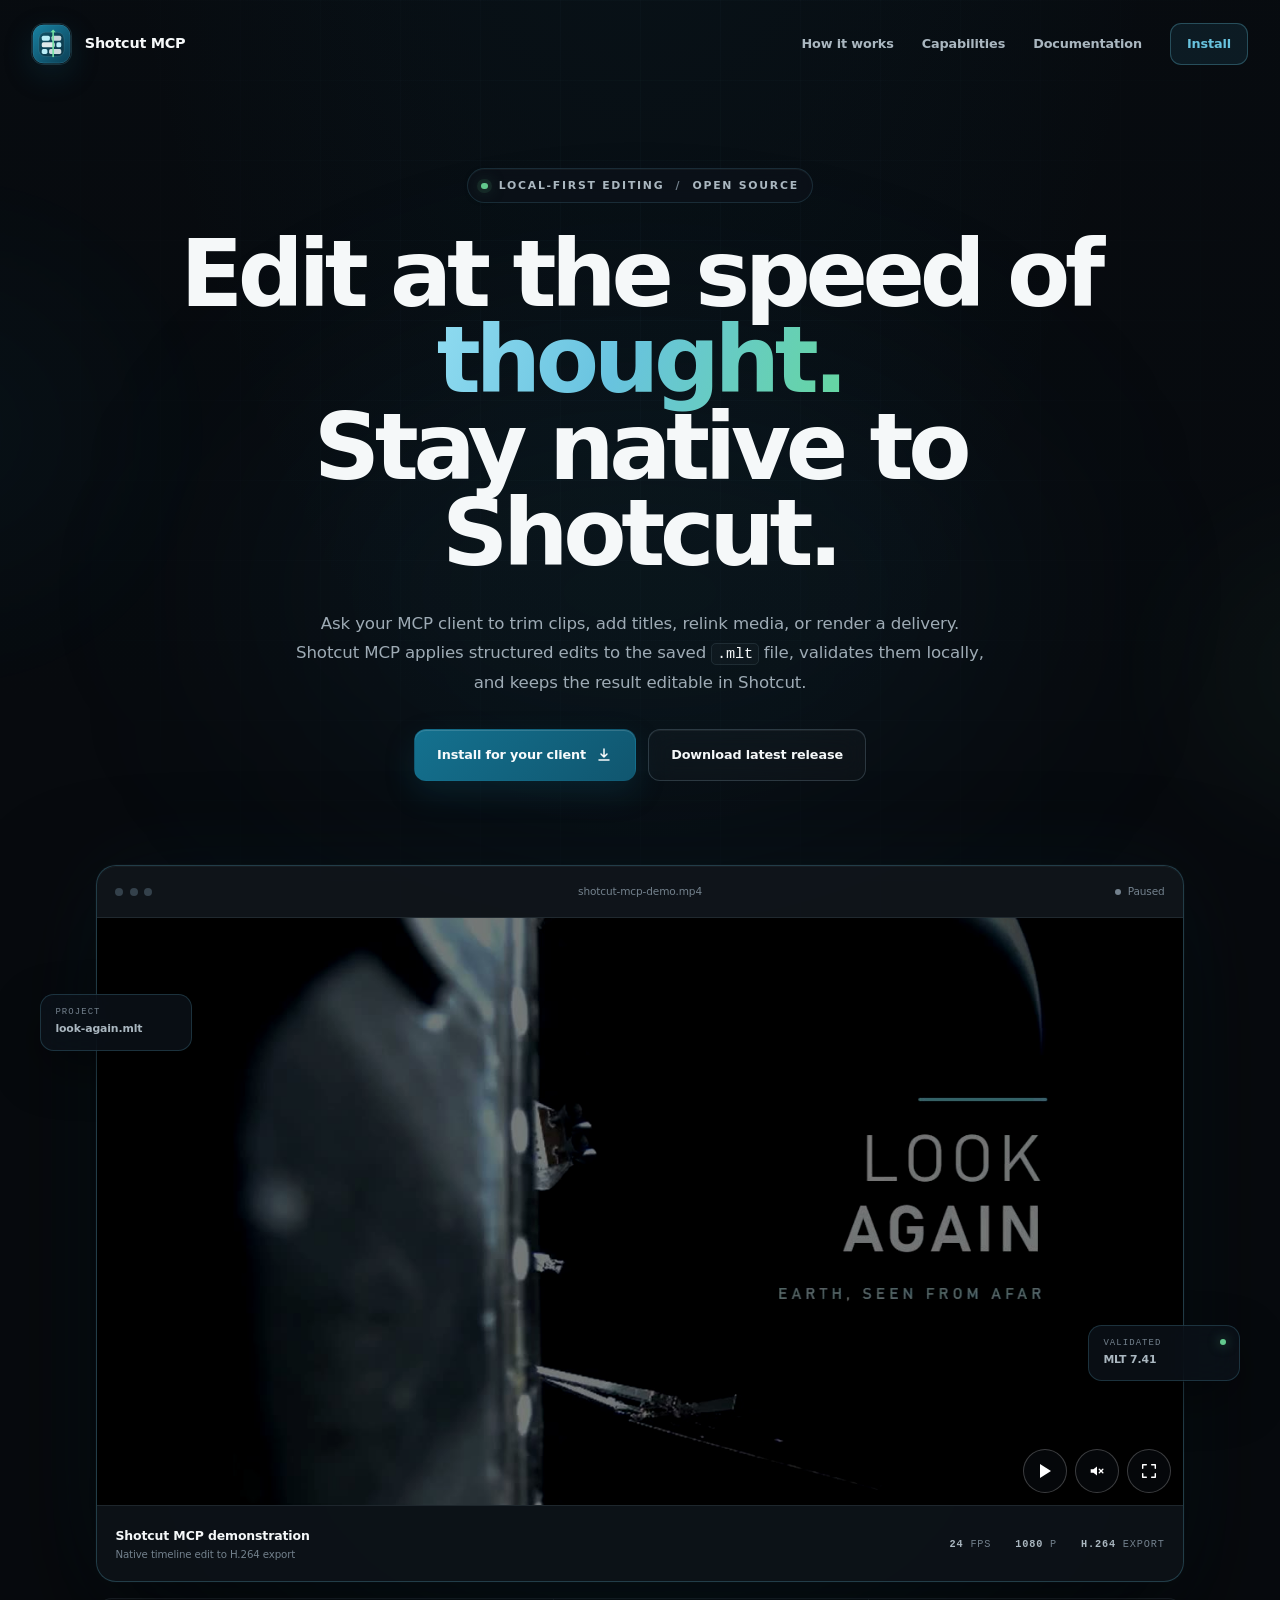
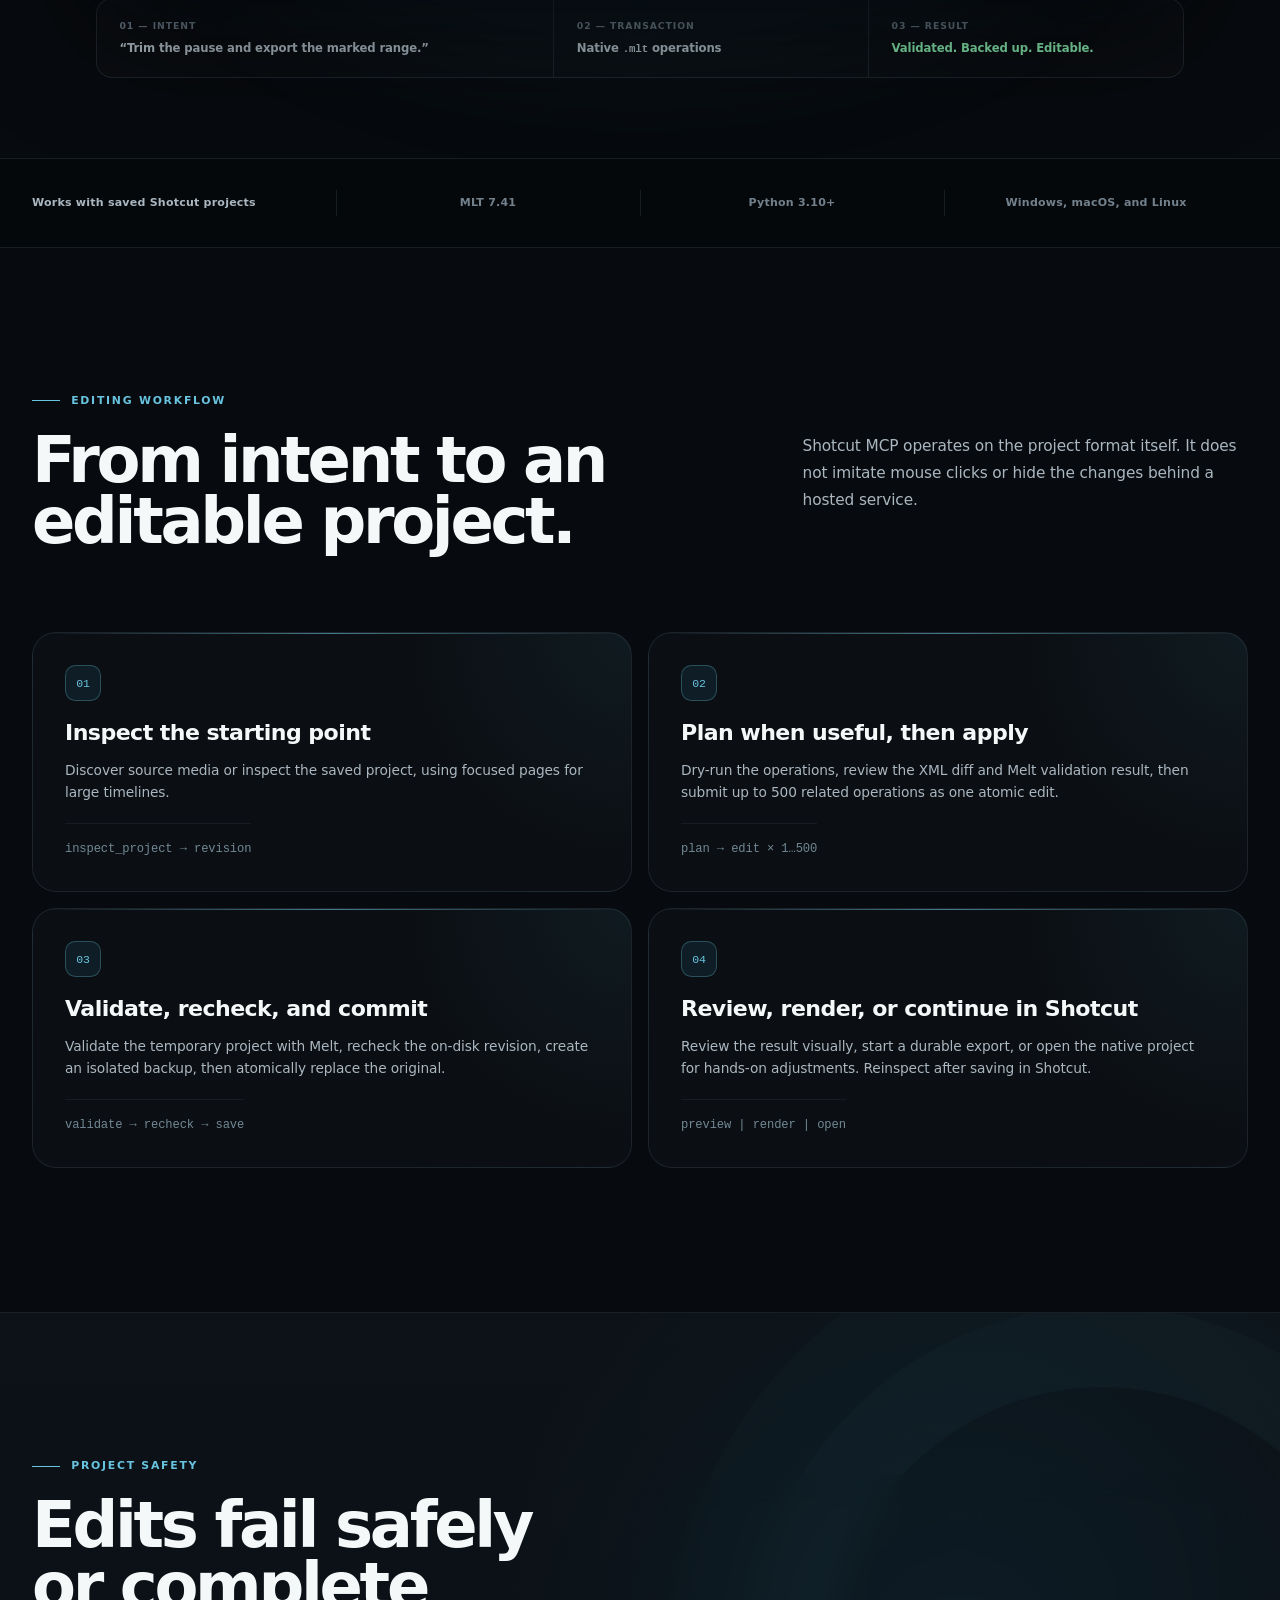
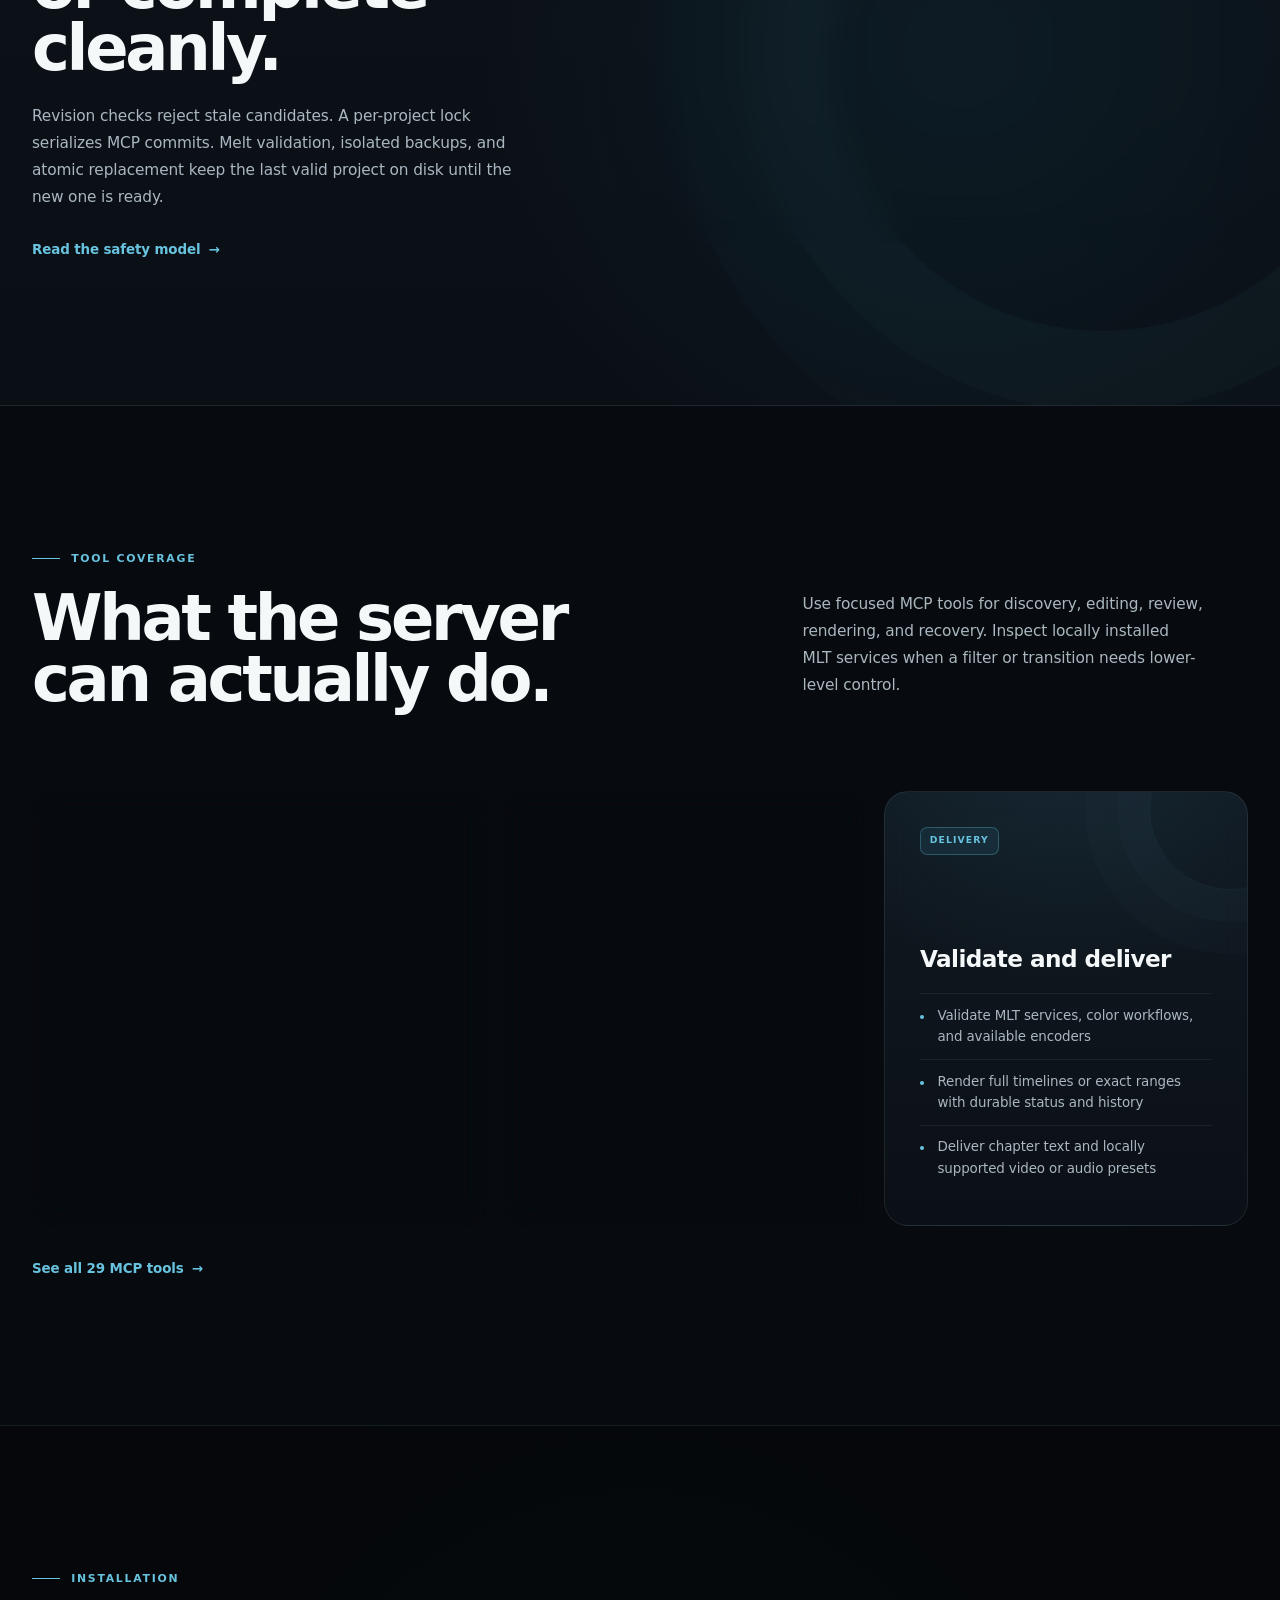
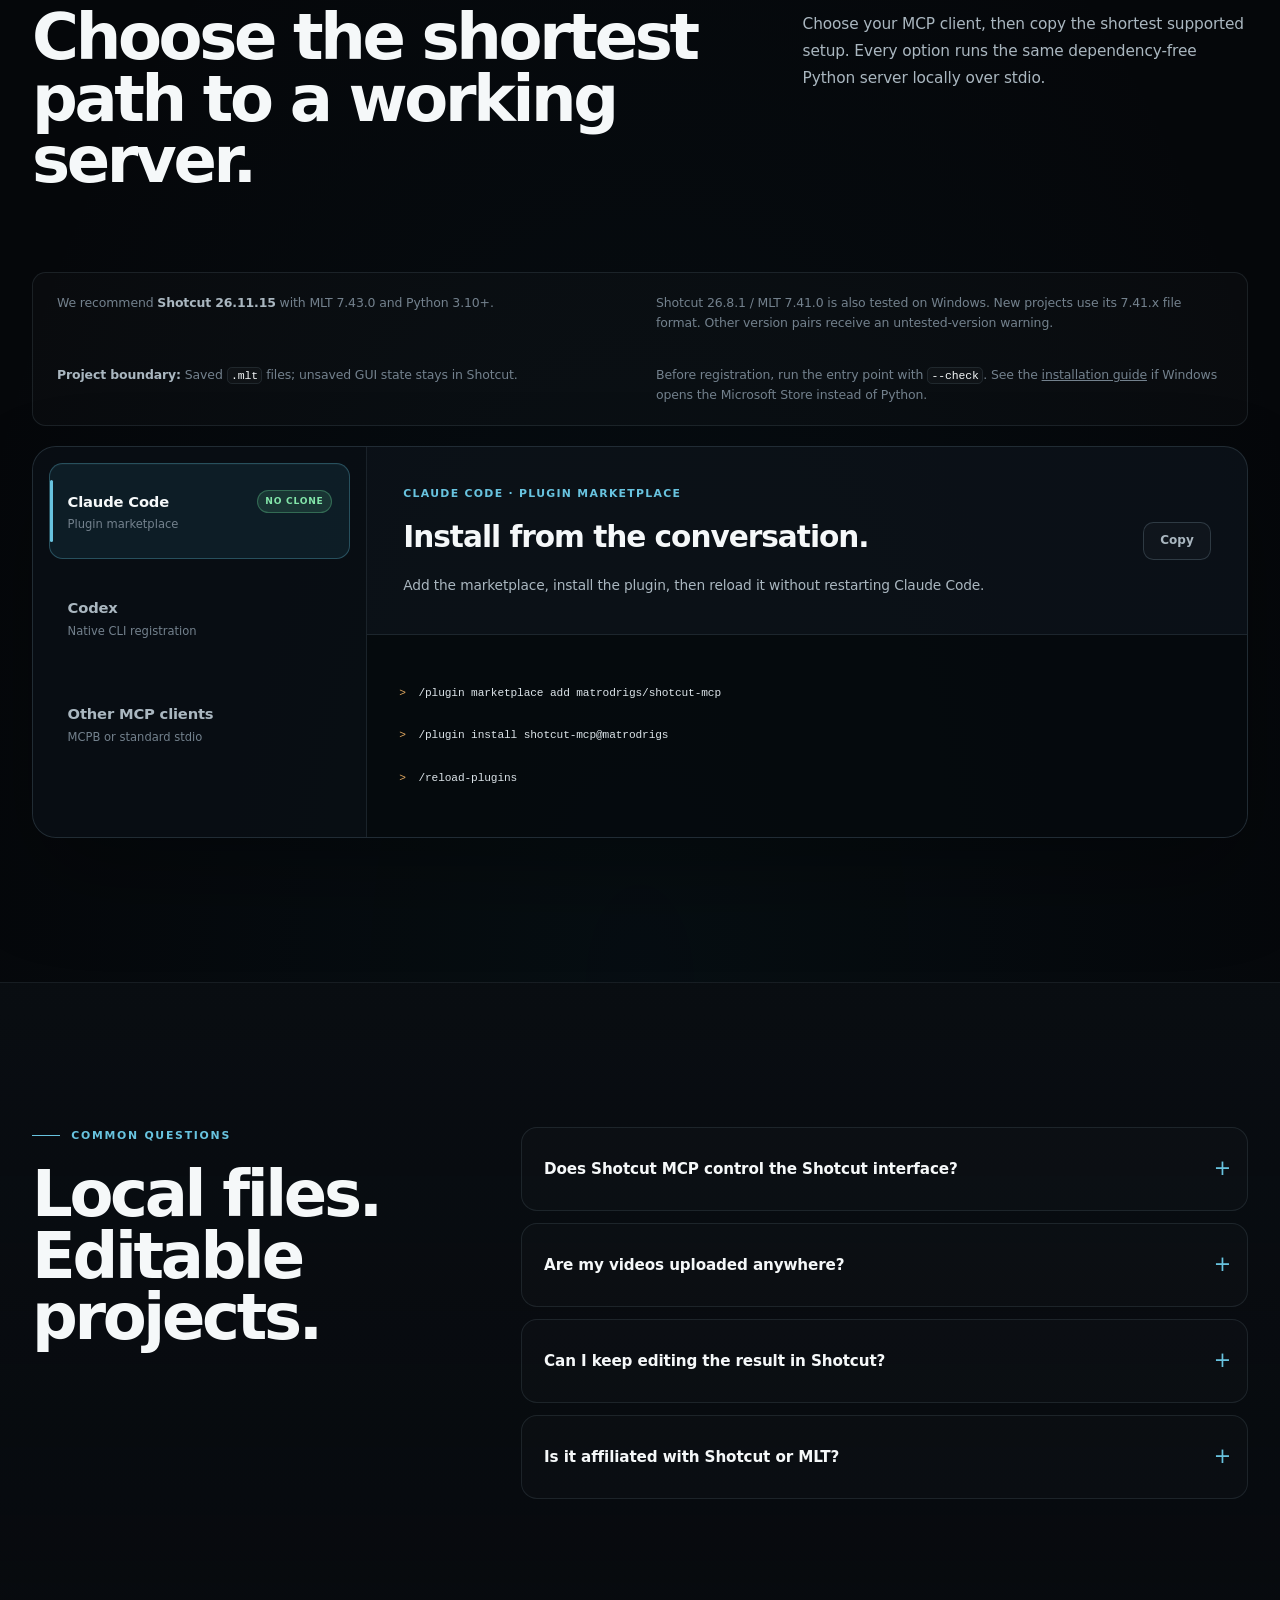
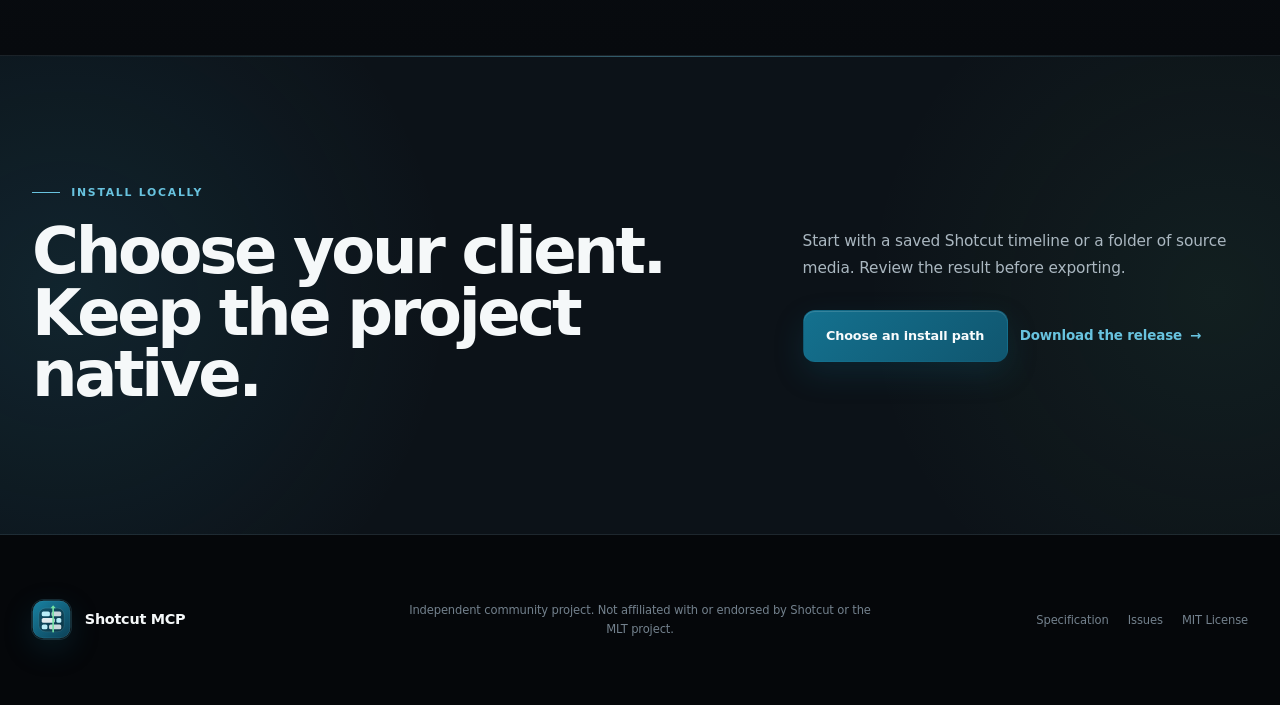
<file: docs/index.html>
<!doctype html>
<html lang="en" class="no-js">
<head>
  <meta charset="utf-8">
  <meta name="viewport" content="width=device-width, initial-scale=1">
  <title>Shotcut MCP — Native timeline editing through MCP</title>
  <meta name="description" content="A local, open-source MCP server for analyzing media and creating, editing, validating, previewing, and rendering native Shotcut projects.">
  <meta name="author" content="matrodrigs">
  <meta name="robots" content="index, follow, max-image-preview:large">
  <meta name="theme-color" content="#080b10">
  <link rel="canonical" href="https://matrodrigs.github.io/shotcut-mcp/">
  <link rel="icon" href="./icon.svg?v=4" type="image/svg+xml">

  <meta property="og:type" content="website">
  <meta property="og:site_name" content="Shotcut MCP">
  <meta property="og:title" content="Shotcut MCP — Native timeline editing through MCP">
  <meta property="og:description" content="Edit saved Shotcut timelines with structured, local, and recoverable MCP operations.">
  <meta property="og:url" content="https://matrodrigs.github.io/shotcut-mcp/">
  <meta name="twitter:card" content="summary">
  <meta name="twitter:title" content="Shotcut MCP — Native timeline editing through MCP">
  <meta name="twitter:description" content="A local MCP server for safe, transactional Shotcut editing.">

  <link rel="stylesheet" href="./styles.css?v=5">
  <script>document.documentElement.classList.remove('no-js')</script>

  <script type="application/ld+json">
  {
    "@context": "https://schema.org",
    "@type": "SoftwareSourceCode",
    "name": "Shotcut MCP",
    "alternateName": "Shotcut Model Context Protocol Server",
    "description": "A local, open-source MCP server for analyzing media and creating, editing, validating, previewing, and rendering native Shotcut projects.",
    "codeRepository": "https://github.com/matrodrigs/shotcut-mcp",
    "url": "https://matrodrigs.github.io/shotcut-mcp/",
    "programmingLanguage": "Python",
    "runtimePlatform": "Python 3.10 or newer",
    "license": "https://opensource.org/license/mit",
    "keywords": ["Shotcut", "MCP server", "Model Context Protocol", "MLT XML", "video automation"],
    "author": {
      "@type": "Person",
      "name": "matrodrigs",
      "url": "https://github.com/matrodrigs"
    }
  }
  </script>
</head>
<body>
  <a class="skip-link" href="#main">Skip to content</a>

  <header class="site-header" data-site-header>
    <div class="header-shell">
      <a class="brand" href="#top" aria-label="Shotcut MCP home">
        <img class="brand-mark" src="./icon.svg?v=4" alt="" width="36" height="36">
        <span>Shotcut MCP</span>
      </a>

      <button class="menu-toggle" type="button" aria-expanded="false" aria-controls="site-nav" data-menu-toggle>
        <span class="sr-only">Toggle navigation</span>
        <span aria-hidden="true"></span>
        <span aria-hidden="true"></span>
      </button>

      <nav class="site-nav" id="site-nav" aria-label="Main navigation" data-site-nav>
        <a href="#workflow" data-section-link>How it works</a>
        <a href="#tools" data-section-link>Capabilities</a>
        <a href="https://github.com/matrodrigs/shotcut-mcp#readme">Documentation</a>
        <a class="nav-cta" href="#install" data-section-link>Install</a>
      </nav>
    </div>
  </header>

  <main id="main">
    <section class="hero" id="top">
      <div class="hero-ambient" aria-hidden="true">
        <span class="hero-orb hero-orb-one"></span>
        <span class="hero-orb hero-orb-two"></span>
        <span class="hero-grid-glow"></span>
      </div>
      <div class="shell hero-layout">
        <div class="hero-copy">
          <p class="overline"><span class="live-dot" aria-hidden="true"></span> Local-first editing <span aria-hidden="true">/</span> Open source</p>
          <h1>Edit at the speed of <span>thought.</span><br>Stay native to Shotcut.</h1>
          <p class="hero-summary">
            Ask your MCP client to trim clips, add titles, relink media, or render a delivery.
            Shotcut MCP applies structured edits to the saved <code>.mlt</code> file, validates them locally,
            and keeps the result editable in Shotcut.
          </p>

          <div class="hero-actions">
            <a class="button button-primary" href="#install">
              <span>Install for your client</span>
              <svg aria-hidden="true" viewBox="0 0 16 16"><path d="M8 2v8m0 0 3-3m-3 3L5 7M3 13h10"/></svg>
            </a>
            <a class="button button-secondary" href="https://github.com/matrodrigs/shotcut-mcp/releases/latest">Download latest release</a>
          </div>
        </div>

        <div class="demo-stage">
          <div class="floating-chip floating-chip-left" aria-hidden="true">
            <span>PROJECT</span><strong>look-again.mlt</strong>
          </div>
          <div class="floating-chip floating-chip-right" aria-hidden="true">
            <i></i><span>VALIDATED</span><strong>MLT 7.41</strong>
          </div>
          <figure class="product-demo" aria-labelledby="demo-title" data-spotlight-card>
          <div class="demo-toolbar">
            <div class="demo-window-controls" aria-hidden="true"><span></span><span></span><span></span></div>
            <p>shotcut-mcp-demo.mp4</p>
            <span class="demo-status" data-demo-state="ready"><i aria-hidden="true"></i><span data-demo-status>Ready</span></span>
          </div>

          <div class="demo-video-shell">
            <video
              class="demo-video"
              controls
              controlslist="nodownload noremoteplayback"
              disablepictureinpicture
              loop
              muted
              playsinline
              preload="metadata"
              poster="./assets/shotcut-mcp-demo-poster.jpg"
              data-demo-video
              aria-label="Shotcut MCP demonstration: Look Again"
            >
              <source src="./assets/shotcut-mcp-demo.mp4" type="video/mp4">
              Your browser does not support embedded video.
              <a href="./assets/shotcut-mcp-demo.mp4">Download the Shotcut MCP demonstration.</a>
            </video>
            <div class="demo-controls">
              <button class="demo-control demo-control-play" type="button" data-demo-play>
                <span class="demo-play-icon" aria-hidden="true"></span>
                <span class="sr-only" data-demo-play-label>Pause</span>
              </button>
              <button class="demo-control demo-control-sound" type="button" data-demo-sound>
                <svg class="demo-sound-icon" viewBox="0 0 20 20" aria-hidden="true">
                  <path d="M3 8h3l4-3v10l-4-3H3z" fill="currentColor"></path>
                  <path class="demo-sound-waves" d="M12.5 7.2a4 4 0 0 1 0 5.6M14.6 5a7 7 0 0 1 0 10" fill="none" stroke="currentColor" stroke-linecap="round" stroke-width="1.5"></path>
                  <path class="demo-sound-slash" d="m12.5 8 4 4m0-4-4 4" fill="none" stroke="currentColor" stroke-linecap="round" stroke-width="1.5"></path>
                </svg>
                <span class="sr-only" data-demo-sound-label>Turn sound on</span>
              </button>
              <button class="demo-control demo-control-fullscreen" type="button" data-demo-fullscreen>
                <svg class="demo-fullscreen-icon" viewBox="0 0 20 20" aria-hidden="true">
                  <path d="M7 3H3v4M13 3h4v4M7 17H3v-4m10 4h4v-4" fill="none" stroke="currentColor" stroke-linecap="round" stroke-linejoin="round" stroke-width="1.6"></path>
                </svg>
                <span class="sr-only" data-demo-fullscreen-label>Enter fullscreen</span>
              </button>
            </div>
          </div>

          <figcaption class="demo-caption">
            <div>
              <strong id="demo-title">Shotcut MCP demonstration</strong>
              <span>Native timeline edit to H.264 export</span>
            </div>
            <div class="demo-meta" aria-label="Demo project metadata">
              <span><b>24</b> FPS</span>
              <span><b>1080</b> P</span>
              <span><b>H.264</b> EXPORT</span>
            </div>
          </figcaption>
          </figure>
        </div>

        <ol class="hero-route" aria-label="Example edit flow">
          <li><span>01 — Intent</span><strong>“Trim the pause and export the marked range.”</strong></li>
          <li><span>02 — Transaction</span><strong>Native <code>.mlt</code> operations</strong></li>
          <li><span>03 — Result</span><strong>Validated. Backed up. Editable.</strong></li>
        </ol>
      </div>
    </section>

    <div class="compatibility-bar" aria-label="Technology compatibility">
      <div class="shell">
        <span>Works with saved Shotcut projects</span>
        <span>MLT 7.41</span>
        <span>Python 3.10+</span>
        <span>Windows, macOS, and Linux</span>
      </div>
    </div>

    <section class="section" id="workflow">
      <div class="shell">
        <div class="section-heading">
          <div>
            <p class="overline">Editing workflow</p>
            <h2>From intent to an editable project.</h2>
          </div>
          <p>Shotcut MCP operates on the project format itself. It does not imitate mouse clicks or hide the changes behind a hosted service.</p>
        </div>

        <ol class="process-list" data-workflow-sequence>
          <li>
            <span class="step-number">01</span>
            <div><h3>Inspect the starting point</h3><p>Discover source media or inspect the saved project, using focused pages for large timelines.</p></div>
            <code>inspect_project → revision</code>
          </li>
          <li>
            <span class="step-number">02</span>
            <div><h3>Plan when useful, then apply</h3><p>Dry-run the operations, review the XML diff and Melt validation result, then submit up to 500 related operations as one atomic edit.</p></div>
            <code>plan → edit × 1…500</code>
          </li>
          <li>
            <span class="step-number">03</span>
            <div><h3>Validate, recheck, and commit</h3><p>Validate the temporary project with Melt, recheck the on-disk revision, create an isolated backup, then atomically replace the original.</p></div>
            <code>validate → recheck → save</code>
          </li>
          <li>
            <span class="step-number">04</span>
            <div><h3>Review, render, or continue in Shotcut</h3><p>Review the result visually, start a durable export, or open the native project for hands-on adjustments. Reinspect after saving in Shotcut.</p></div>
            <code>preview | render | open</code>
          </li>
        </ol>
      </div>
    </section>

    <section class="section safety-section" id="safety">
      <div class="shell safety-layout">
        <div class="safety-copy">
          <p class="overline">Project safety</p>
          <h2>Edits fail safely or complete cleanly.</h2>
          <p>Revision checks reject stale candidates. A per-project lock serializes MCP commits. Melt validation, isolated backups, and atomic replacement keep the last valid project on disk until the new one is ready.</p>
          <a class="text-link" href="https://github.com/matrodrigs/shotcut-mcp#transactional-safety">Read the safety model <span aria-hidden="true">→</span></a>
        </div>

        <ol class="safety-pipeline" aria-label="Transactional edit pipeline" data-flow-sequence>
          <li><span>1</span><div><strong>Guard the base</strong><small>Revision check · project lock</small></div></li>
          <li><span>2</span><div><strong>Validate the candidate</strong><small>In-memory edit · Melt · recheck</small></div></li>
          <li><span>3</span><div><strong>Promote safely</strong><small>Isolated backup · atomic replace</small></div></li>
        </ol>
      </div>
    </section>

    <section class="section" id="tools">
      <div class="shell">
        <div class="section-heading">
          <div>
            <p class="overline">Tool coverage</p>
            <h2>What the server can actually do.</h2>
          </div>
          <p>Use focused MCP tools for discovery, editing, review, rendering, and recovery. Inspect locally installed MLT services when a filter or transition needs lower-level control.</p>
        </div>

        <div class="capability-grid">
          <article>
            <span class="capability-code">TIMELINE</span>
            <h3>Build and revise</h3>
            <ul>
              <li>Build tracks with clips, gaps, titles, markers, and subtitles</li>
              <li>Refine timing with trim, split, move, roll, slip, slide, and speed</li>
              <li>Apply transitions, ordered filters, and native MLT keyframes</li>
            </ul>
          </article>
          <article>
            <span class="capability-code">REVIEW</span>
            <h3>Inspect, review, and recover</h3>
            <ul>
              <li>Inspect structure, resources, timing, and revisions before editing</li>
              <li>Review source quality, exact frames, contact sheets, and clips with audio</li>
              <li>Relink missing media or restore a validated isolated backup</li>
            </ul>
          </article>
          <article>
            <span class="capability-code">DELIVERY</span>
            <h3>Validate and deliver</h3>
            <ul>
              <li>Validate MLT services, color workflows, and available encoders</li>
              <li>Render full timelines or exact ranges with durable status and history</li>
              <li>Deliver chapter text and locally supported video or audio presets</li>
            </ul>
          </article>
        </div>

        <a class="text-link tools-link" href="https://github.com/matrodrigs/shotcut-mcp/blob/main/docs/reference.md#mcp-tools">See all 29 MCP tools <span aria-hidden="true">→</span></a>
      </div>
    </section>

    <section class="section install-section" id="install">
      <div class="shell">
        <div class="section-heading">
          <div>
            <p class="overline">Installation</p>
            <h2>Choose the shortest path to a working server.</h2>
          </div>
          <p>Choose your MCP client, then copy the shortest supported setup. Every option runs the same dependency-free Python server locally over stdio.</p>
        </div>

        <div class="compatibility-note" aria-label="Installation requirements">
          <p>We recommend <strong>Shotcut 26.11.15</strong> with MLT 7.43.0 and Python 3.10+.</p>
          <p>Shotcut 26.8.1 / MLT 7.41.0 is also tested on Windows. New projects use its 7.41.x file format. Other version pairs receive an untested-version warning.</p>
          <p><strong>Project boundary:</strong> Saved <code>.mlt</code> files; unsaved GUI state stays in Shotcut.</p>
          <p>Before registration, run the entry point with <code>--check</code>. See the <a href="https://github.com/matrodrigs/shotcut-mcp/blob/main/docs/installation.md#python-discovery-on-windows">installation guide</a> if Windows opens the Microsoft Store instead of Python.</p>
        </div>

        <div class="install-browser" data-install-browser>
          <div class="install-client-tabs" role="tablist" aria-label="Installation client">
            <button class="install-client-tab is-active" id="install-tab-claude" type="button" role="tab" aria-selected="true" aria-controls="install-panel-claude" tabindex="0" data-install-tab="claude">
              <span class="install-client-name">Claude Code <span class="install-route-badge">No clone</span></span>
              <span class="install-client-route">Plugin marketplace</span>
            </button>
            <button class="install-client-tab" id="install-tab-codex" type="button" role="tab" aria-selected="false" aria-controls="install-panel-codex" tabindex="-1" data-install-tab="codex">
              <span class="install-client-name">Codex</span>
              <span class="install-client-route">Native CLI registration</span>
            </button>
            <button class="install-client-tab" id="install-tab-other" type="button" role="tab" aria-selected="false" aria-controls="install-panel-other" tabindex="-1" data-install-tab="other">
              <span class="install-client-name">Other MCP clients</span>
              <span class="install-client-route">MCPB or standard stdio</span>
            </button>
          </div>

          <div class="install-client-panels">
            <section class="install-client-panel is-active" id="install-panel-claude" role="tabpanel" aria-labelledby="install-tab-claude" data-install-panel="claude">
              <div class="install-panel-heading">
                <div>
                  <p class="panel-kicker">Claude Code · Plugin marketplace</p>
                  <h3>Install from the conversation.</h3>
                  <p>Add the marketplace, install the plugin, then reload it without restarting Claude Code.</p>
                </div>
                <button class="copy-button" type="button" data-copy-target="#claude-marketplace-command"><span>Copy</span><span class="sr-only" aria-live="polite" data-copy-status></span></button>
              </div>
              <div class="install-command-block">
                <pre data-terminal-sequence><code id="claude-marketplace-command"><span class="command">/plugin marketplace add matrodrigs/shotcut-mcp</span>
<span class="command">/plugin install shotcut-mcp@matrodrigs</span>
<span class="command">/reload-plugins</span></code></pre>
              </div>
            </section>

            <section class="install-client-panel" id="install-panel-codex" role="tabpanel" aria-labelledby="install-tab-codex" data-install-panel="codex" hidden>
              <div class="install-panel-heading">
                <div>
                  <p class="panel-kicker">Codex · Local stdio server</p>
                  <h3>Clone once, then register.</h3>
                  <p>Choose your platform. The command points Codex at the same dependency-free Python server.</p>
                </div>
              </div>
              <div class="install-platform-list">
                <details class="platform-details" name="codex-platform" open>
                  <summary><span><strong>Windows</strong><small>PowerShell · Python</small></span></summary>
                  <div class="platform-code">
                    <button class="copy-button compact" type="button" data-copy-target="#windows-install-command"><span>Copy</span><span class="sr-only" aria-live="polite" data-copy-status></span></button>
                    <pre><code id="windows-install-command">git clone https://github.com/matrodrigs/shotcut-mcp.git
cd shotcut-mcp
$pythonExe = py -3 -c "import sys; print(sys.executable)"
&amp; $pythonExe "C:\path\to\shotcut-mcp\scripts\shotcut_mcp_server.py" --check
codex mcp add shotcut -- $pythonExe "C:\path\to\shotcut-mcp\scripts\shotcut_mcp_server.py"</code></pre>
                  </div>
                </details>
                <details class="platform-details" name="codex-platform">
                  <summary><span><strong>macOS or Linux</strong><small>Terminal · Python 3</small></span></summary>
                  <div class="platform-code">
                    <button class="copy-button compact" type="button" data-copy-target="#unix-install-command"><span>Copy</span><span class="sr-only" aria-live="polite" data-copy-status></span></button>
                    <pre><code id="unix-install-command">git clone https://github.com/matrodrigs/shotcut-mcp.git
cd shotcut-mcp
python3 /absolute/path/to/shotcut-mcp/scripts/shotcut_mcp_server.py --check
codex mcp add shotcut -- python3 /absolute/path/to/shotcut-mcp/scripts/shotcut_mcp_server.py</code></pre>
                  </div>
                </details>
              </div>
            </section>

            <section class="install-client-panel" id="install-panel-other" role="tabpanel" aria-labelledby="install-tab-other" data-install-panel="other" hidden>
              <div class="install-panel-heading">
                <div>
                  <p class="panel-kicker">Other MCP clients</p>
                  <h3>Use the package or standard stdio.</h3>
                  <p>Start with the packaged release if your client supports MCPB. Otherwise clone the repository and configure the local server directly.</p>
                </div>
                <a class="button button-primary" href="https://github.com/matrodrigs/shotcut-mcp/releases/latest">
                  View release
                  <svg aria-hidden="true" viewBox="0 0 16 16"><path d="M5 11 11 5m0 0H6m5 0v5"/></svg>
                </a>
              </div>
              <div class="stdio-config" aria-label="Standard stdio configuration">
                <div><span>Name</span><code>shotcut</code></div>
                <div><span>Command</span><code>Absolute Python 3.10+ executable path</code></div>
                <div><span>Argument</span><code>/absolute/path/to/shotcut-mcp/scripts/shotcut_mcp_server.py</code></div>
              </div>
            </section>
          </div>
        </div>

      </div>
    </section>

    <section class="section faq-section" id="faq">
      <div class="shell faq-layout">
        <div>
          <p class="overline">Common questions</p>
          <h2>Local files. Editable projects.</h2>
        </div>
        <div class="faq-list">
          <details>
            <summary>Does Shotcut MCP control the Shotcut interface?</summary>
            <p>No. It edits saved MLT project files directly and uses the local Shotcut, Melt, FFmpeg, and FFprobe executables for validation, previews, and rendering.</p>
          </details>
          <details>
            <summary>Are my videos uploaded anywhere?</summary>
            <p>The server processes media locally and sends tool results, metadata, and preview images to your MCP client. That client may use a cloud model or upload data under its own policies. Network resources embedded in projects are denied by default.</p>
          </details>
          <details>
            <summary>Can I keep editing the result in Shotcut?</summary>
            <p>Yes. The output remains a native, editable <code>.mlt</code> project. Let the MCP finish its transaction before reopening or saving the same project in Shotcut.</p>
          </details>
          <details>
            <summary>Is it affiliated with Shotcut or MLT?</summary>
            <p>No. Shotcut MCP is an independent MIT-licensed community project and is not endorsed by Shotcut or the MLT project.</p>
          </details>
        </div>
      </div>
    </section>

    <section class="final-cta">
      <div class="shell final-cta-layout">
        <div>
          <p class="overline">Install locally</p>
          <h2>Choose your client. Keep the project native.</h2>
        </div>
        <div>
          <p>Start with a saved Shotcut timeline or a folder of source media. Review the result before exporting.</p>
          <div class="final-actions">
            <a class="button button-primary" href="#install">Choose an install path</a>
            <a class="text-link" href="https://github.com/matrodrigs/shotcut-mcp/releases/latest">Download the release <span aria-hidden="true">→</span></a>
          </div>
        </div>
      </div>
    </section>
  </main>

  <footer class="site-footer">
    <div class="shell footer-layout">
      <div class="brand footer-brand"><img class="brand-mark" src="./icon.svg?v=4" alt="" width="36" height="36"><span>Shotcut MCP</span></div>
      <p>Independent community project. Not affiliated with or endorsed by Shotcut or the MLT project.</p>
      <nav aria-label="Footer navigation">
        <a href="https://github.com/matrodrigs/shotcut-mcp/blob/main/docs/spec.md">Specification</a>
        <a href="https://github.com/matrodrigs/shotcut-mcp/issues">Issues</a>
        <a href="https://github.com/matrodrigs/shotcut-mcp/blob/main/LICENSE">MIT License</a>
      </nav>
    </div>
  </footer>

  <script src="./site.js?v=4" defer></script>
</body>
</html>
</file>
<file: docs/styles.css>
:root {
  color-scheme: dark;
  interpolate-size: allow-keywords;
  --bg: #070a0e;
  --bg-deep: #05070a;
  --surface: #0d131a;
  --surface-raised: #121b24;
  --text: #f5f8f9;
  --text-secondary: #aab7c0;
  --text-muted: #73818d;
  --line: rgba(157, 188, 203, 0.12);
  --line-strong: rgba(157, 188, 203, 0.22);
  --brand: #115c77;
  --brand-hover: #17789a;
  --brand-bright: #68c3df;
  --brand-ink: #f8fbfc;
  --brand-soft: rgba(61, 162, 197, 0.11);
  --brand-line: rgba(104, 195, 223, 0.3);
  --success: #62c98d;
  --success-bright: #83e5aa;
  --success-soft: rgba(98, 201, 141, 0.14);
  --success-line: rgba(98, 201, 141, 0.36);
  --attention: #e2a85f;
  --max: 1240px;
  --radius-sm: 0.7rem;
  --radius-md: 1.05rem;
  --radius-lg: 1.5rem;
  --ease-out: cubic-bezier(0.23, 1, 0.32, 1);
  --ease-spring: cubic-bezier(0.22, 1, 0.36, 1);
  --ease-flow: cubic-bezier(0.25, 0.1, 0.25, 1);
  --ease-premium: cubic-bezier(0.16, 1, 0.3, 1);
  --duration-flow: 900ms;
  --stagger-flow: 80ms;
  --duration-workflow: 720ms;
  --duration-terminal: 420ms;
  --stagger-terminal: 80ms;
}

* {
  box-sizing: border-box;
}

html {
  scroll-behavior: smooth;
  scroll-padding-top: 6rem;
}

button, input {
  font: inherit;
}

a {
  color: inherit;
}

a, button {
  touch-action: manipulation;
}

img, svg {
  display: block;
}

code, pre {
  font-family: ui-monospace, SFMono-Regular, Consolas, "Liberation Mono", monospace;
}

code {
  font-size: 0.92em;
}

h1, h2, h3, p {
  text-wrap: pretty;
}

h1, h2, h3 {
  margin: 0;
  font-weight: 720;
}

.sr-only {
  position: absolute;
  width: 1px;
  height: 1px;
  padding: 0;
  margin: -1px;
  overflow: hidden;
  clip: rect(0, 0, 0, 0);
  white-space: nowrap;
  border: 0;
}

.skip-link {
  position: fixed;
  left: 1rem;
  top: 1rem;
  z-index: 200;
  padding: 0.75rem 1rem;
  color: var(--brand-ink);
  background: var(--brand);
  border-radius: var(--radius-sm);
  font-size: 0.875rem;
  font-weight: 750;
  text-decoration: none;
  transform: translateY(-180%);
  transition: transform 160ms var(--ease-out);
}

.skip-link:focus {
  transform: translateY(0);
}

:focus-visible {
  outline: 2px solid var(--brand-bright);
  outline-offset: 4px;
}

.header-shell {
  min-height: inherit;
  display: flex;
  align-items: center;
  justify-content: space-between;
  gap: 2rem;
}

.site-nav a:active, .menu-toggle:active, .button:active, .copy-button:active, summary:active {
  filter: brightness(0.9);
}

.menu-toggle {
  display: none;
  width: 44px;
  height: 44px;
  place-items: center;
  padding: 0;
  color: var(--text);
  border: 1px solid var(--line);
  border-radius: var(--radius-sm);
  background: transparent;
  cursor: pointer;
  transition: background-color 120ms ease, border-color 120ms ease, transform 90ms ease;
}

.menu-toggle > span:not(.sr-only) {
  grid-area: 1 / 1;
  width: 18px;
  height: 1.5px;
  background: currentColor;
  transition: transform 180ms var(--ease-spring);
}

.menu-toggle > span:nth-child(2) {
  transform: translateY(-3.5px);
}

.menu-toggle > span:nth-child(3) {
  transform: translateY(3.5px);
}

.site-header.menu-open .menu-toggle > span:nth-child(2) {
  transform: rotate(45deg);
}

.site-header.menu-open .menu-toggle > span:nth-child(3) {
  transform: rotate(-45deg);
}

.overline::before {
  content: "";
  width: 1.75rem;
  height: 1px;
  background: currentColor;
}

.overline span {
  color: var(--text-muted);
}

.hero-summary code, .compatibility-note code {
  padding: 0.08em 0.3em;
  color: var(--text);
  border: 1px solid var(--line);
  border-radius: 0.3rem;
  background: rgba(255, 255, 255, 0.025);
}

.hero-actions, .final-actions {
  display: flex;
  flex-wrap: wrap;
  align-items: center;
  gap: 0.75rem;
}

.button svg {
  width: 1rem;
  height: 1rem;
  fill: none;
  stroke: currentColor;
  stroke-width: 1.5;
  stroke-linecap: round;
  stroke-linejoin: round;
}

.button-secondary:hover {
  border-color: rgba(186, 201, 212, 0.38);
  background: rgba(255, 255, 255, 0.05);
}

.hero-route span, .hero-route strong {
  display: block;
}

.hero-route li:last-child strong {
  color: var(--success-bright);
}

.product-demo::after {
  content: "";
  position: absolute;
  inset: 0;
  pointer-events: none;
  border-radius: inherit;
  box-shadow: inset 0 1px rgba(255, 255, 255, 0.035);
}

.demo-window-controls {
  display: flex;
  gap: 0.4rem;
}

.demo-toolbar p, .demo-toolbar > span {
  margin: 0;
  color: var(--text-muted);
  font-size: 0.66rem;
}

.demo-status {
  justify-self: end;
  display: inline-flex;
  align-items: center;
  gap: 0.4rem;
}

.demo-status i {
  width: 6px;
  height: 6px;
  border-radius: 50%;
  background: var(--success);
  box-shadow: 0 0 10px rgba(98, 201, 141, 0.45);
}

.demo-status[data-demo-state="paused"] i {
  background: var(--text-muted);
  box-shadow: none;
}

.panel-kicker, .capability-code {
  color: var(--brand-bright);
  font-size: 0.68rem;
  font-weight: 800;
  letter-spacing: 0.12em;
  text-transform: uppercase;
}

.demo-video:focus-visible {
  outline: 2px solid var(--brand-bright);
  outline-offset: -3px;
}

.demo-controls {
  --demo-control-icon: #fff;
  position: absolute;
  right: 0.75rem;
  bottom: 0.75rem;
  display: none;
  gap: 0.5rem;
}

.demo-video-shell.has-custom-controls .demo-controls {
  display: flex;
  opacity: 1;
  transform: translateY(0);
  transition: opacity 120ms var(--ease-out), transform 120ms var(--ease-out);
}

.demo-video-shell.has-custom-controls.is-playing.is-controls-idle .demo-controls {
  opacity: 0;
  pointer-events: none;
  transform: translateY(4px);
  transition-delay: 0s;
}

.demo-control {
  width: 44px;
  height: 44px;
  flex: 0 0 auto;
  display: grid;
  place-items: center;
  padding: 0;
  color: var(--text);
  border: 1px solid rgba(255, 255, 255, 0.22);
  border-radius: 50%;
  background: rgba(8, 11, 16, 0.66);
  -webkit-backdrop-filter: blur(12px) saturate(130%);
  backdrop-filter: blur(12px) saturate(130%);
  font: inherit;
  cursor: pointer;
  touch-action: manipulation;
  -webkit-tap-highlight-color: transparent;
  user-select: none;
  transition: background-color 100ms ease, border-color 100ms ease, transform 90ms ease;
}

.demo-control:hover {
  border-color: rgba(255, 255, 255, 0.38);
  background: rgba(15, 20, 27, 0.84);
}

.demo-control:active {
  filter: brightness(0.86);
}

.demo-control:focus-visible {
  outline: 2px solid var(--brand-bright);
  outline-offset: 2px;
}

.demo-play-icon {
  position: relative;
  width: 13px;
  height: 14px;
  color: var(--demo-control-icon);
  opacity: 1;
}

.demo-control-play[data-playing="true"] .demo-play-icon::before, .demo-control-play[data-playing="true"] .demo-play-icon::after {
  content: "";
  position: absolute;
  top: 1px;
  bottom: 1px;
  width: 3px;
  border-radius: 1px;
  background: var(--demo-control-icon);
}

.demo-control-play[data-playing="true"] .demo-play-icon::before {
  left: 1px;
}

.demo-control-play[data-playing="true"] .demo-play-icon::after {
  right: 1px;
}

.demo-control-play[data-playing="false"] .demo-play-icon::before {
  content: "";
  position: absolute;
  inset: 0;
  border-style: solid;
  border-width: 7px 0 7px 11px;
  border-color: transparent transparent transparent var(--demo-control-icon);
  transform: translateX(1px);
}

.demo-sound-icon {
  width: 18px;
  height: 18px;
  color: var(--demo-control-icon);
  opacity: 1;
}

.demo-fullscreen-icon {
  width: 18px;
  height: 18px;
  color: var(--demo-control-icon);
}

.demo-sound-icon > path:first-child {
  fill: var(--demo-control-icon);
}

.demo-sound-waves, .demo-sound-slash {
  stroke: var(--demo-control-icon);
}

.demo-control-sound[data-muted="true"] .demo-sound-waves, .demo-control-sound[data-muted="false"] .demo-sound-slash {
  display: none;
}

.demo-caption div {
  min-width: 0;
}

.demo-caption strong, .demo-caption div > span {
  display: block;
}

.demo-caption div > span {
  margin-top: 0.15rem;
  color: var(--text-muted);
  font-size: 0.64rem;
  line-height: 1.35;
}

.compatibility-bar span:first-child {
  justify-content: flex-start;
  padding-left: 0;
  color: var(--text-secondary);
  border-left: 0;
  text-align: left;
}

.section-heading .overline, .safety-copy .overline, .faq-layout .overline, .final-cta .overline {
  margin-bottom: 1.25rem;
}

.process-list li.is-workflow-visible::before {
  opacity: 1;
  transform: scaleX(1);
  transition: opacity 160ms ease, transform var(--duration-workflow) var(--ease-flow);
}

.process-list li.is-workflow-pending .step-number {
  opacity: 0.28;
  transform: translateX(-0.35rem);
}

.process-list li.is-workflow-visible .step-number {
  opacity: 1;
  transform: translateX(0);
  transition: opacity 360ms var(--ease-flow), transform 360ms var(--ease-flow);
}

.process-list h3, .capability-grid h3 {
  font-size: 1.25rem;
  letter-spacing: -0.025em;
}

.text-link {
  display: inline-flex;
  align-items: center;
  gap: 0.5rem;
  color: var(--brand-bright);
  font-size: 0.84rem;
  font-weight: 720;
  text-decoration: none;
  transition: color 120ms ease, transform 90ms ease;
}

.text-link:hover {
  color: var(--text);
}

.text-link span {
  transition: transform 160ms var(--ease-out);
}

@media (hover: hover) and (pointer: fine) {
  .demo-video-shell.has-custom-controls.is-playing:not(:hover):not(:has(:focus-visible)) .demo-controls {
    opacity: 0;
    pointer-events: none;
    transform: translateY(4px);
    transition-delay: 0s;
  }

  .text-link:hover span {
    transform: translateX(0.2rem);
  }
}

.safety-copy .text-link {
  margin-top: 1.75rem;
}

.safety-pipeline.is-flow-pending::before {
  transform: scaleY(0);
}

.safety-pipeline.is-flow-visible::before {
  transition: transform var(--duration-flow) var(--ease-flow);
}

.safety-pipeline.is-flow-pending li > span {
  opacity: 0.18;
  transform: scale(0.76);
}

.safety-pipeline.is-flow-visible li > span {
  opacity: 1;
  transform: scale(1);
  transition: opacity 360ms var(--ease-flow) var(--flow-delay, 0ms), transform 360ms var(--ease-flow) var(--flow-delay, 0ms);
}

.safety-pipeline li:nth-child(2) > span {
  --flow-delay: var(--stagger-flow);
}

.safety-pipeline li:nth-child(3) > span {
  --flow-delay: 160ms;
}

.safety-pipeline strong {
  font-size: 0.92rem;
  font-weight: 680;
}

.safety-pipeline small {
  color: var(--text-muted);
  font-size: 0.72rem;
  text-align: right;
}

.capability-grid li::before {
  content: "";
  position: absolute;
  left: 0;
  top: 1.3rem;
  width: 4px;
  height: 4px;
  border-radius: 50%;
  background: var(--brand-bright);
}

.tools-link {
  margin-top: 2rem;
}

.install-client-tab::before {
  content: "";
  position: absolute;
  left: 0;
  top: 1rem;
  bottom: 1rem;
  width: 3px;
  border-radius: 999px;
  background: var(--brand-bright);
  opacity: 0;
  transform: scaleY(0.45);
  transition: opacity 140ms ease, transform 180ms var(--ease-out);
}

.install-client-tab:hover {
  color: var(--text);
  background: rgba(255, 255, 255, 0.025);
}

.install-client-tab:active {
  filter: brightness(0.9);
}

.install-client-tab.is-active::before {
  opacity: 1;
  transform: scaleY(1);
}

.install-client-name {
  width: 100%;
  display: flex;
  align-items: center;
  justify-content: space-between;
  gap: 0.75rem;
  color: inherit;
  font-size: 0.92rem;
  font-weight: 760;
  letter-spacing: -0.012em;
}

.install-client-route {
  color: var(--text-muted);
  font-size: 0.72rem;
  line-height: 1.4;
}

.install-route-badge {
  flex: 0 0 auto;
  padding: 0.18rem 0.45rem;
  color: var(--success-bright);
  border: 1px solid var(--success-line);
  border-radius: 999px;
  background: var(--success-soft);
  font-size: 0.57rem;
  font-weight: 800;
  letter-spacing: 0.08em;
  text-transform: uppercase;
}

.install-client-panels, .install-client-panel {
  min-width: 0;
}

.install-client-panel {
  min-height: 390px;
  display: flex;
  flex-direction: column;
}

#install-panel-codex {
  min-height: auto;
}

.install-client-panel[hidden] {
  display: none;
}

.install-panel-heading > div {
  max-width: 41rem;
}

.panel-kicker {
  margin: 0 0 0.75rem;
}

.install-panel-heading p:not(.panel-kicker) {
  max-width: 39rem;
  margin: 0.75rem 0 0;
  color: var(--text-secondary);
  font-size: 0.86rem;
  line-height: 1.65;
}

.copy-button:hover, .copy-button.copied {
  color: var(--brand-bright);
  border-color: var(--brand-line);
  background: var(--brand-soft);
}

.install-command-block pre, .platform-code pre {
  overflow-x: auto;
  margin: 0;
  color: #dce4e9;
  font-size: 0.76rem;
  line-height: 1.9;
  scrollbar-color: var(--line-strong) transparent;
}

.install-command-block {
  flex: 1;
  display: flex;
  align-items: center;
  background: var(--bg-deep);
}

.install-command-block pre {
  width: 100%;
  padding: 2rem;
}

.install-command-block code {
  display: block;
}

.command {
  display: block;
  position: relative;
  padding-left: 1.2rem;
}

.command::before {
  content: ">";
  position: absolute;
  left: 0;
  color: var(--attention);
}

[data-terminal-sequence].is-terminal-pending .command {
  opacity: 0.18;
  transform: translateX(0.4rem);
}

[data-terminal-sequence].is-terminal-visible .command {
  opacity: 1;
  transform: translateX(0);
  transition: opacity var(--duration-terminal) var(--ease-flow) var(--terminal-delay, 0ms), transform var(--duration-terminal) var(--ease-flow) var(--terminal-delay, 0ms);
}

[data-terminal-sequence] .command:nth-child(2) {
  --terminal-delay: var(--stagger-terminal);
}

[data-terminal-sequence] .command:nth-child(3) {
  --terminal-delay: 160ms;
}

.install-platform-list {
  flex: 1;
  background: var(--bg-deep);
}

.platform-details {
  border-top: 1px solid var(--line);
}

.install-platform-list .platform-details:first-child {
  border-top: 0;
}

.platform-details summary {
  min-height: 76px;
  display: flex;
  align-items: center;
  padding: 0 3.5rem 0 1.5rem;
  font-size: 0.82rem;
}

.platform-details summary span, .platform-details summary small {
  display: block;
}

.platform-details summary strong {
  color: var(--text);
  font-size: 0.84rem;
}

.platform-details summary small {
  margin-top: 0.15rem;
  color: var(--text-muted);
  font-size: 0.68rem;
  font-weight: 540;
}

.platform-code {
  position: relative;
  border-top: 1px solid rgba(186, 201, 212, 0.08);
  background: var(--bg-deep);
}

.platform-code pre {
  padding: 1.25rem 5rem 1.25rem 1.5rem;
}

.copy-button.compact {
  position: absolute;
  z-index: 1;
  right: 1rem;
  top: 1rem;
}

.stdio-config {
  flex: 1;
  display: grid;
  align-content: center;
  gap: 0;
  padding: 1rem 2rem;
  background: var(--bg-deep);
}

.stdio-config div {
  min-width: 0;
  display: grid;
  grid-template-columns: minmax(6.5rem, 0.28fr) minmax(0, 1fr);
  align-items: center;
  gap: 1rem;
  min-height: 60px;
  border-top: 1px solid rgba(186, 201, 212, 0.08);
}

.stdio-config div:first-child {
  border-top: 0;
}

.stdio-config span {
  color: var(--text-muted);
  font-size: 0.72rem;
  font-weight: 700;
  text-transform: uppercase;
  letter-spacing: 0.08em;
}

.stdio-config code {
  min-width: 0;
  overflow-x: auto;
  color: #dce4e9;
  font-size: 0.76rem;
  white-space: nowrap;
}

.stdio-config em {
  color: var(--text-muted);
  font-family: inherit;
  font-style: normal;
}

.compatibility-note p {
  margin: 0;
  color: var(--text-muted);
  font-size: 0.78rem;
}

.compatibility-note strong {
  color: var(--text-secondary);
}

.faq-layout h2 {
  max-width: 10ch;
}

details {
  border-bottom: 1px solid var(--line);
}

summary {
  position: relative;
  min-height: 78px;
  display: flex;
  align-items: center;
  padding: 1.1rem 3.5rem 1.1rem 0;
  color: var(--text);
  cursor: pointer;
  list-style: none;
  font-size: 0.95rem;
  font-weight: 680;
  transition: color 120ms ease, transform 90ms ease;
}

summary::-webkit-details-marker {
  display: none;
}

summary::after {
  content: "+";
  position: absolute;
  right: 1rem;
  top: 50%;
  color: var(--brand-bright);
  font-size: 1.3rem;
  font-weight: 400;
  transform: translateY(-50%);
  transition: transform 180ms var(--ease-spring);
}

details[open] summary::after {
  transform: translateY(-50%) rotate(45deg);
}

details::details-content {
  block-size: 0;
  overflow-y: clip;
  opacity: 0;
  transition: block-size 220ms var(--ease-out), content-visibility 220ms allow-discrete, opacity 160ms ease;
}

details[open]::details-content {
  block-size: auto;
  opacity: 1;
}

.final-cta h2 {
  max-width: 14ch;
}

.site-footer {
  background: var(--bg-deep);
}

.footer-layout > p {
  margin: 0;
  color: var(--text-muted);
  font-size: 0.72rem;
  text-align: center;
}

.site-footer nav {
  display: flex;
  justify-content: flex-end;
  gap: 1.2rem;
}

.site-footer nav a {
  color: var(--text-muted);
  font-size: 0.72rem;
  text-decoration: none;
}

.site-footer nav a:hover {
  color: var(--brand-bright);
}

@media (max-width: 1040px) {
  .hero-layout {
    grid-template-columns: minmax(0, 0.82fr) minmax(27rem, 1.18fr);
    gap: 3rem;
  }

  .hero h1 {
    font-size: clamp(3.6rem, 7vw, 5.4rem);
  }

  .process-list li {
    grid-template-columns: 4rem minmax(0, 1fr) minmax(11rem, 0.4fr);
    gap: 1.5rem;
  }
}

@media (max-width: 620px), (hover: none) and (pointer: coarse) {
  .platform-code {
    display: flex;
    flex-direction: column;
    align-items: stretch;
  }

  .copy-button.compact {
    position: static;
    align-self: flex-end;
    margin: 1rem 1rem 0;
  }

  .platform-code pre {
    width: 100%;
    min-width: 0;
    padding: 1rem 1.25rem 1.25rem;
  }
}

@media (prefers-reduced-transparency: reduce) {
  .site-header.is-scrolled, .site-header.menu-open {
    background: var(--bg);
    -webkit-backdrop-filter: none;
    backdrop-filter: none;
  }

  .demo-controls {
    background: transparent;
  }

  .demo-control {
    background: var(--surface);
    -webkit-backdrop-filter: none;
    backdrop-filter: none;
  }

  .capability-grid article {
    background: var(--surface-raised);
    -webkit-backdrop-filter: none;
    backdrop-filter: none;
  }
}

@media (prefers-contrast: more) {
  :root {
    --text-secondary: #d3dae0;
    --text-muted: #aab5be;
    --line: rgba(243, 246, 247, 0.34);
    --line-strong: rgba(243, 246, 247, 0.58);
    --brand-bright: #95cde0;
    --success-bright: #a2e6bc;
  }

  .site-header.is-scrolled, .site-header.menu-open, .site-nav {
    background: var(--bg);
    -webkit-backdrop-filter: none;
    backdrop-filter: none;
  }

  .capability-grid article {
    background: var(--surface-raised);
    border-color: var(--line-strong);
    -webkit-backdrop-filter: none;
    backdrop-filter: none;
  }

  .demo-control {
    border-color: var(--line-strong);
    background: var(--bg);
    -webkit-backdrop-filter: none;
    backdrop-filter: none;
  }
}

@media (forced-colors: active) {
  .safety-pipeline li > span, .install-route-badge {
    border: 1px solid ButtonText;
  }
}

body {
  margin: 0;
  color: var(--text);
  font-family: ui-sans-serif, system-ui, -apple-system, BlinkMacSystemFont, "Segoe UI", sans-serif;
  font-size: 1rem;
  line-height: 1.6;
  font-optical-sizing: auto;
  -webkit-font-smoothing: antialiased;
  text-rendering: optimizeLegibility;
  overflow-x: hidden;
  background: radial-gradient(ellipse 70% 40% at 50% -15%, rgba(22, 115, 148, 0.14), transparent 68%), var(--bg);
  letter-spacing: -0.008em;
}

.shell, .header-shell {
  margin-inline: auto;
  width: min(calc(100% - 4rem), var(--max));
}

.site-header {
  top: 0;
  z-index: 100;
  border-bottom: 1px solid transparent;
  transition: background-color 180ms ease, border-color 180ms ease, box-shadow 180ms ease;
  position: fixed;
  inset: 0 0 auto;
  min-height: 88px;
  border: 0;
}

.site-header.is-scrolled, .site-header.menu-open {
  background: rgba(7, 10, 14, 0.72);
  border-color: transparent;
  box-shadow: 0 1px rgba(157, 188, 203, 0.09), 0 14px 45px rgba(0, 0, 0, 0.16);
  -webkit-backdrop-filter: blur(24px) saturate(145%);
  backdrop-filter: blur(24px) saturate(145%);
}

.brand {
  display: inline-flex;
  align-items: center;
  flex: 0 0 auto;
  color: var(--text);
  font-weight: 760;
  text-decoration: none;
  gap: 0.85rem;
  font-size: 0.9rem;
  letter-spacing: -0.018em;
}

.brand-mark {
  width: 2.45rem;
  height: 2.45rem;
  border-radius: 0.75rem;
  box-shadow: 0 0 0 1px rgba(104, 195, 223, 0.18), 0 10px 30px rgba(17, 92, 119, 0.24);
}

.site-nav {
  display: flex;
  align-items: center;
  gap: 1.75rem;
  padding: 0;
  border: 0;
  background: transparent;
}

.site-nav a {
  position: relative;
  color: var(--text-secondary);
  font-weight: 650;
  text-decoration: none;
  min-height: auto;
  display: inline-flex;
  align-items: center;
  padding: 0;
  border-radius: 0;
  font-size: 0.8rem;
  transition: color 180ms ease, background-color 180ms ease, transform 120ms ease;
}

.site-nav a:hover {
  color: var(--text);
}

.site-nav a[aria-current="location"] {
  color: var(--text);
}

.site-nav a:not(.nav-cta)::after {
  content: "";
  position: absolute;
  right: 0;
  bottom: -0.55rem;
  left: 0;
  height: 1px;
  background: var(--brand-bright);
  opacity: 0;
  transform: scaleX(0.45);
  transition: opacity 180ms ease, transform 240ms var(--ease-out);
}

.site-nav a[aria-current="location"]::after {
  opacity: 1;
  transform: scaleX(1);
}

.site-nav .nav-cta {
  display: inline-flex;
  align-items: center;
  border-radius: var(--radius-sm);
  min-height: 42px;
  padding: 0 1rem;
  color: var(--brand-bright);
  border: 1px solid var(--brand-line);
  background: var(--brand-soft);
  box-shadow: none;
}

.site-nav .nav-cta:hover {
  border-color: var(--brand-bright);
  background: rgba(61, 162, 197, 0.17);
}

.site-nav .nav-cta[aria-current="location"] {
  color: var(--brand-ink);
  border-color: var(--brand);
  background: var(--brand);
}

.hero {
  position: relative;
  overflow: hidden;
  isolation: isolate;
  min-height: 100svh;
  border-bottom: 0;
  background: linear-gradient(180deg, rgba(8, 16, 22, 0.2), transparent 40%);
}

.hero::before {
  content: "";
  position: absolute;
  inset: 0;
  pointer-events: none;
  opacity: 0.62;
  background-image: linear-gradient(rgba(128, 190, 211, 0.045) 1px, transparent 1px), linear-gradient(90deg, rgba(128, 190, 211, 0.045) 1px, transparent 1px);
  background-size: 80px 80px;
  -webkit-mask-image: radial-gradient(ellipse 75% 80% at 50% 15%, black, transparent 74%);
  mask-image: radial-gradient(ellipse 75% 80% at 50% 15%, black, transparent 74%);
}

.hero::after {
  content: "";
  position: absolute;
  left: 50%;
  bottom: 0;
  z-index: -1;
  width: min(1100px, 92vw);
  height: 32%;
  pointer-events: none;
  background: radial-gradient(ellipse at center, rgba(30, 130, 163, 0.12), transparent 70%);
  filter: blur(30px);
  transform: translateX(-50%);
}

.hero-ambient {
  position: absolute;
  inset: 0;
  z-index: -1;
  overflow: hidden;
  pointer-events: none;
}

.hero-orb {
  position: absolute;
  display: block;
  border-radius: 50%;
  filter: blur(2px);
  opacity: 0.6;
  animation: orb-drift 12s var(--ease-premium) infinite alternate;
}

.hero-orb-one {
  width: 34rem;
  height: 34rem;
  left: -20rem;
  top: 10rem;
  background: radial-gradient(circle, rgba(17, 92, 119, 0.14), transparent 68%);
}

.hero-orb-two {
  width: 28rem;
  height: 28rem;
  right: -17rem;
  top: 28rem;
  background: radial-gradient(circle, rgba(98, 201, 141, 0.08), transparent 68%);
  animation-delay: -6s;
}

.hero-grid-glow {
  position: absolute;
  left: 50%;
  top: 22rem;
  width: 48rem;
  height: 30rem;
  border-radius: 50%;
  background: rgba(39, 133, 165, 0.08);
  filter: blur(120px);
  transform: translateX(-50%);
}

@keyframes orb-drift {
  to {
    transform: translate3d(2rem, 1.5rem, 0) scale(1.06);
  }
}

.hero-layout {
  position: relative;
  grid-template-columns: minmax(0, 0.92fr) minmax(31rem, 1.08fr);
  align-items: center;
  gap: clamp(3rem, 6vw, 6rem);
  min-height: auto;
  display: block;
  padding-block: 10.5rem 5rem;
}

.hero-copy {
  position: relative;
  z-index: 2;
  max-width: 66rem;
  margin-inline: auto;
  text-align: center;
}

.overline {
  display: flex;
  align-items: center;
  gap: 0.7rem;
  margin: 0 0 1.5rem;
  color: var(--brand-bright);
  font-weight: 800;
  text-transform: uppercase;
  font-size: 0.68rem;
  letter-spacing: 0.16em;
}

.hero .overline {
  justify-content: center;
  width: max-content;
  max-width: 100%;
  margin: 0 auto 1.7rem;
  padding: 0.5rem 0.8rem;
  color: var(--text-secondary);
  border: 1px solid rgba(104, 195, 223, 0.16);
  border-radius: 999px;
  background: rgba(13, 19, 26, 0.62);
  box-shadow: inset 0 1px rgba(255, 255, 255, 0.035);
  -webkit-backdrop-filter: blur(12px);
  backdrop-filter: blur(12px);
}

.hero .overline::before {
  display: none;
}

.hero .overline > span:not(.live-dot) {
  color: var(--text-muted);
}

.live-dot {
  width: 0.4rem;
  height: 0.4rem;
  flex: 0 0 auto;
  border-radius: 50%;
  background: var(--success);
  box-shadow: 0 0 0 4px rgba(98, 201, 141, 0.1), 0 0 16px rgba(98, 201, 141, 0.55);
  animation: live-pulse 2.4s ease-in-out infinite;
}

@keyframes live-pulse {
  50% {
    box-shadow: 0 0 0 7px rgba(98, 201, 141, 0), 0 0 20px rgba(98, 201, 141, 0.72);
  }
}

.hero h1 {
  max-width: none;
  font-size: clamp(3.65rem, 7.2vw, 7rem);
  font-weight: 730;
  line-height: 0.94;
  letter-spacing: -0.058em;
}

.hero h1 span {
  color: transparent;
  background: linear-gradient(110deg, #8cd9ef 4%, var(--brand-bright) 45%, #65d89a 105%);
  -webkit-background-clip: text;
  background-clip: text;
}

.hero-summary {
  max-width: 43rem;
  margin: 2rem auto 0;
  color: #9eabb5;
  font-size: clamp(1rem, 1.3vw, 1.14rem);
  line-height: 1.75;
}

.hero-actions {
  justify-content: center;
  margin-top: 2rem;
}

.button {
  display: inline-flex;
  align-items: center;
  justify-content: center;
  gap: 0.65rem;
  border: 1px solid transparent;
  font-weight: 760;
  text-decoration: none;
  min-height: 52px;
  padding: 0 1.4rem;
  border-radius: 0.75rem;
  font-size: 0.8rem;
  box-shadow: inset 0 1px rgba(255, 255, 255, 0.06);
  transition: color 180ms ease, background-color 180ms ease, border-color 180ms ease, box-shadow 180ms ease, transform 180ms var(--ease-premium);
}

.button:hover {
  transform: translateY(-2px);
}

.button-primary {
  color: var(--brand-ink);
  background: linear-gradient(135deg, #14718f, #10566f);
  box-shadow: inset 0 1px rgba(255, 255, 255, 0.14), 0 12px 30px rgba(17, 92, 119, 0.24);
}

.button-primary:hover {
  background: linear-gradient(135deg, #1981a4, #126781);
  box-shadow: inset 0 1px rgba(255, 255, 255, 0.16), 0 15px 38px rgba(17, 92, 119, 0.34);
}

.button-secondary {
  color: var(--text);
  border-color: var(--line-strong);
  background: rgba(255, 255, 255, 0.025);
  -webkit-backdrop-filter: blur(12px);
  backdrop-filter: blur(12px);
}

.demo-stage {
  position: relative;
  width: min(100%, 68rem);
  margin: 5.25rem auto 0;
  perspective: 1400px;
}

.product-demo {
  overflow: hidden;
  margin: 0;
  border: 1px solid var(--brand-line);
  position: relative;
  z-index: 2;
  width: 100%;
  border-color: rgba(104, 195, 223, 0.26);
  border-radius: 1.25rem;
  background: rgba(10, 15, 21, 0.94);
  box-shadow: 0 50px 120px rgba(0, 0, 0, 0.56), 0 0 0 1px rgba(255, 255, 255, 0.018), 0 0 100px rgba(17, 92, 119, 0.12);
  transform: rotateX(var(--tilt-y, 0deg)) rotateY(var(--tilt-x, 0deg));
  transform-style: preserve-3d;
  transition: transform 700ms var(--ease-premium), border-color 300ms ease;
}

.product-demo::before {
  content: "";
  position: absolute;
  inset: 0;
  z-index: 5;
  pointer-events: none;
  border-radius: inherit;
  opacity: var(--spotlight-opacity, 0);
  background: radial-gradient(420px circle at var(--spotlight-x, 50%) var(--spotlight-y, 50%), rgba(132, 217, 239, 0.09), transparent 56%);
  transition: opacity 300ms ease;
}

.demo-stage:hover .product-demo {
  border-color: rgba(104, 195, 223, 0.38);
}

.demo-toolbar {
  display: grid;
  grid-template-columns: 1fr auto 1fr;
  align-items: center;
  gap: 1rem;
  border-bottom: 1px solid var(--line);
  min-height: 52px;
  padding: 0 1.15rem;
  background: rgba(255, 255, 255, 0.024);
}

.demo-toolbar p {
  display: inline-flex;
  align-items: center;
  gap: 0.45rem;
}

.demo-window-controls span {
  border-radius: 50%;
  width: 8px;
  height: 8px;
  background: #34414b;
}

.demo-video-shell {
  position: relative;
  overflow: hidden;
  background: var(--bg-deep);
  aspect-ratio: 16 / 8.65;
}

.demo-video {
  display: block;
  width: 100%;
  height: 100%;
  object-fit: cover;
  background: #000;
  filter: saturate(0.92) contrast(1.04);
}

.demo-caption {
  display: flex;
  align-items: center;
  justify-content: space-between;
  gap: 1rem;
  border-top: 1px solid var(--line);
  min-height: 76px;
  padding: 0.9rem 1.15rem;
  background: rgba(255, 255, 255, 0.012);
}

.demo-caption strong {
  color: var(--text);
  font-weight: 720;
  letter-spacing: -0.01em;
  font-size: 0.78rem;
}

.demo-meta {
  display: flex;
  align-items: center;
  gap: 1.5rem;
}

.demo-meta span {
  color: var(--text-muted);
  font: 0.58rem ui-monospace, SFMono-Regular, Consolas, monospace;
  letter-spacing: 0.08em;
}

.demo-meta b {
  color: var(--text-secondary);
  font-weight: 720;
}

.floating-chip {
  position: absolute;
  z-index: 4;
  min-width: 9.5rem;
  padding: 0.75rem 0.9rem;
  border: 1px solid rgba(104, 195, 223, 0.2);
  border-radius: 0.85rem;
  background: rgba(12, 19, 26, 0.78);
  box-shadow: 0 18px 48px rgba(0, 0, 0, 0.38);
  -webkit-backdrop-filter: blur(18px) saturate(140%);
  backdrop-filter: blur(18px) saturate(140%);
  animation: chip-float 5s ease-in-out infinite;
}

.floating-chip span, .floating-chip strong {
  display: block;
}

.floating-chip span {
  color: var(--text-muted);
  font: 0.56rem ui-monospace, SFMono-Regular, Consolas, monospace;
  letter-spacing: 0.12em;
}

.floating-chip strong {
  margin-top: 0.2rem;
  color: var(--text-secondary);
  font-size: 0.68rem;
}

.floating-chip-left {
  left: -3.5rem;
  top: 18%;
}

.floating-chip-right {
  right: -3.5rem;
  bottom: 28%;
  animation-delay: -2.5s;
}

.floating-chip-right i {
  position: absolute;
  right: 0.8rem;
  top: 0.8rem;
  width: 0.4rem;
  height: 0.4rem;
  border-radius: 50%;
  background: var(--success);
  box-shadow: 0 0 12px rgba(98, 201, 141, 0.6);
}

@keyframes chip-float {
  50% {
    transform: translateY(-8px);
  }
}

.hero-route {
  display: grid;
  padding: 0;
  border-block: 1px solid var(--line);
  list-style: none;
  width: min(100%, 68rem);
  grid-template-columns: 1.45fr 1fr 1fr;
  margin: 1rem auto 0;
  border: 1px solid var(--line);
  border-radius: 1rem;
  background: rgba(255, 255, 255, 0.014);
}

.hero-route li {
  min-width: 0;
  padding: 1.25rem 1.4rem;
}

.hero-route li + li {
  border-left: 1px solid var(--line);
  padding-left: 1.4rem;
}

.hero-route span {
  font-weight: 800;
  letter-spacing: 0.1em;
  text-transform: uppercase;
  color: #667682;
  font-size: 0.58rem;
}

.hero-route strong {
  margin-top: 0.35rem;
  color: var(--text-secondary);
  line-height: 1.45;
  font-size: 0.73rem;
}

.compatibility-bar {
  border-bottom: 1px solid var(--line);
  border-block: 1px solid var(--line);
  background: rgba(5, 7, 10, 0.72);
}

.compatibility-bar .shell {
  display: grid;
  grid-template-columns: repeat(4, 1fr);
  align-items: center;
  min-height: 88px;
}

.compatibility-bar span {
  min-height: 26px;
  display: flex;
  align-items: center;
  justify-content: center;
  padding-inline: 1rem;
  color: var(--text-muted);
  font-weight: 650;
  text-align: center;
  position: relative;
  border-left: 0;
  font-size: 0.69rem;
  letter-spacing: 0.02em;
}

.compatibility-bar span + span::before {
  content: "";
  position: absolute;
  left: 0;
  width: 1px;
  height: 1.6rem;
  background: var(--line);
}

.section {
  border-bottom: 1px solid var(--line);
  position: relative;
  padding-block: 9rem;
  border-bottom-color: var(--line);
}

.section-heading {
  display: grid;
  grid-template-columns: minmax(0, 1.2fr) minmax(18rem, 0.8fr);
  gap: clamp(3rem, 8vw, 8rem);
  align-items: start;
  margin-bottom: 5rem;
}

.section-heading h2, .safety-copy h2, .faq-layout h2, .final-cta h2 {
  max-width: 15ch;
  font-size: clamp(2.8rem, 5vw, 5.2rem);
  font-weight: 690;
  line-height: 0.96;
  letter-spacing: -0.052em;
}

.section-heading > p, .safety-copy > p:not(.overline), .final-cta-layout > div:last-child > p {
  margin: 0;
  color: var(--text-secondary);
  line-height: 1.75;
  max-width: 35rem;
  padding-top: 2.55rem;
  font-size: 0.96rem;
}

.process-list {
  margin: 0;
  padding: 0;
  list-style: none;
  display: grid;
  grid-template-columns: repeat(2, minmax(0, 1fr));
  gap: 1rem;
  border-bottom: 0;
}

.process-list li {
  position: relative;
  grid-template-columns: 5rem minmax(0, 1fr) minmax(13rem, 0.48fr);
  padding-block: 1.5rem;
  border-top: 1px solid var(--line);
  min-height: 260px;
  display: flex;
  flex-direction: column;
  align-items: flex-start;
  gap: 0;
  padding: 2rem;
  overflow: hidden;
  border: 1px solid var(--line);
  border-radius: var(--radius-lg);
  background: radial-gradient(circle at 100% 0%, rgba(49, 146, 178, 0.09), transparent 15rem), rgba(255, 255, 255, 0.018);
  transition: border-color 280ms ease, background-color 280ms ease, transform 420ms var(--ease-premium);
}

.process-list li:hover {
  border-color: rgba(104, 195, 223, 0.24);
  background-color: rgba(255, 255, 255, 0.026);
  transform: translateY(-4px);
}

.process-list li::before {
  content: "";
  position: absolute;
  left: 0;
  right: 0;
  top: -1px;
  pointer-events: none;
  opacity: 0;
  transform: scaleX(0);
  inset: 0 0 auto;
  height: 1px;
  background: linear-gradient(90deg, transparent, rgba(104, 195, 223, 0.6), transparent);
  transform-origin: center;
}

.step-number {
  padding-top: 0.3rem;
  color: var(--brand-bright);
  font: 0.72rem ui-monospace, SFMono-Regular, Consolas, monospace;
  width: 2.25rem;
  height: 2.25rem;
  display: grid;
  place-items: center;
  align-self: auto;
  padding: 0;
  border: 1px solid var(--brand-line);
  border-radius: 0.65rem;
  background: var(--brand-soft);
}

.process-list li > div {
  margin-top: auto;
}

.process-list h3 {
  font-size: 1.38rem;
}

.process-list p {
  max-width: 40rem;
  margin: 0.55rem 0 0;
  color: var(--text-secondary);
  font-size: 0.86rem;
}

.process-list code {
  font-size: 0.76rem;
  justify-self: auto;
  margin-top: 1.25rem;
  padding-top: 1rem;
  border-top: 1px solid rgba(157, 188, 203, 0.08);
  color: #718995;
  text-align: left;
}

.safety-section {
  overflow: hidden;
  background: radial-gradient(circle at 75% 50%, rgba(24, 112, 143, 0.12), transparent 30rem), linear-gradient(180deg, #0c1218, #0a0f15);
}

.safety-section::before {
  content: "";
  position: absolute;
  right: -6rem;
  top: 50%;
  width: 34rem;
  height: 34rem;
  border: 1px solid rgba(104, 195, 223, 0.05);
  border-radius: 50%;
  box-shadow: 0 0 0 5rem rgba(104, 195, 223, 0.018), 0 0 0 10rem rgba(104, 195, 223, 0.012);
  transform: translateY(-50%);
}

.safety-layout {
  display: grid;
  align-items: center;
  position: relative;
  grid-template-columns: minmax(0, 0.92fr) minmax(30rem, 1.08fr);
  gap: clamp(4rem, 10vw, 10rem);
}

.safety-copy > p:not(.overline) {
  max-width: 35rem;
  margin-top: 1.5rem;
  padding-top: 0;
}

.safety-pipeline {
  position: relative;
  margin: 0;
  list-style: none;
  padding: 1rem 1.8rem;
  border: 1px solid var(--line);
  border-radius: var(--radius-lg);
  background: rgba(5, 8, 12, 0.38);
  box-shadow: 0 30px 70px rgba(0, 0, 0, 0.18);
  -webkit-backdrop-filter: blur(14px);
  backdrop-filter: blur(14px);
}

.safety-pipeline::before {
  content: "";
  position: absolute;
  width: 1px;
  transform: scaleY(1);
  transform-origin: top;
  left: 2.8rem;
  top: 3rem;
  bottom: 3rem;
  background: linear-gradient(var(--brand-bright), var(--success));
  opacity: 0.42;
}

.safety-pipeline li {
  position: relative;
  display: grid;
  gap: 1.25rem;
  align-items: center;
  padding-block: 0.45rem;
  min-height: 112px;
  grid-template-columns: 2.2rem 1fr;
}

.safety-pipeline li > span {
  z-index: 1;
  display: grid;
  place-items: center;
  border-radius: 50%;
  font: 0.68rem ui-monospace, SFMono-Regular, Consolas, monospace;
  font-weight: 850;
  width: 2.2rem;
  height: 2.2rem;
  color: #d8f9e5;
  border: 1px solid rgba(98, 201, 141, 0.35);
  background: #153a29;
  box-shadow: 0 0 0 6px rgba(98, 201, 141, 0.045);
}

.safety-pipeline div {
  display: flex;
  justify-content: space-between;
  gap: 1rem;
  padding-bottom: 0.7rem;
  border-bottom: 1px solid var(--line);
  min-height: 68px;
  align-items: center;
}

.capability-grid {
  display: grid;
  grid-template-columns: 1.25fr 1fr 1fr;
  gap: 1rem;
}

.capability-grid article {
  min-width: 0;
  border: 1px solid var(--line);
  -webkit-backdrop-filter: blur(14px) saturate(125%);
  backdrop-filter: blur(14px) saturate(125%);
  position: relative;
  min-height: 390px;
  display: flex;
  flex-direction: column;
  overflow: hidden;
  padding: 2.2rem;
  border-radius: var(--radius-lg);
  background: radial-gradient(circle at 50% -20%, rgba(66, 163, 196, 0.12), transparent 18rem), linear-gradient(180deg, rgba(20, 29, 38, 0.78), rgba(12, 18, 24, 0.78));
  transition: border-color 280ms ease, transform 420ms var(--ease-premium), box-shadow 420ms var(--ease-premium);
}

.capability-grid article::after {
  content: "";
  position: absolute;
  right: -4rem;
  top: -4rem;
  width: 10rem;
  height: 10rem;
  border: 1px solid rgba(104, 195, 223, 0.08);
  border-radius: 50%;
  box-shadow: 0 0 0 2rem rgba(104, 195, 223, 0.02), 0 0 0 4rem rgba(104, 195, 223, 0.014);
}

.capability-grid article:hover {
  border-color: rgba(104, 195, 223, 0.25);
  box-shadow: 0 26px 60px rgba(0, 0, 0, 0.2);
  transform: translateY(-5px);
}

.capability-code {
  display: block;
  position: relative;
  z-index: 1;
  width: max-content;
  margin-bottom: auto;
  padding: 0.35rem 0.55rem;
  border: 1px solid var(--brand-line);
  border-radius: 0.45rem;
  background: var(--brand-soft);
  font-size: 0.58rem;
}

.capability-grid h3 {
  margin-top: 3rem;
  font-size: 1.45rem;
}

.capability-grid ul {
  margin: 1.4rem 0 0;
  padding: 0;
  list-style: none;
  margin-top: 1rem;
}

.capability-grid li {
  position: relative;
  padding: 0.75rem 0 0.75rem 1.1rem;
  color: var(--text-secondary);
  border-top: 1px solid rgba(186, 201, 212, 0.08);
  font-size: 0.84rem;
  padding-block: 0.68rem;
}

.install-section {
  background: radial-gradient(ellipse at 50% 100%, rgba(17, 92, 119, 0.08), transparent 45rem), var(--bg-deep);
}

.compatibility-note {
  display: grid;
  grid-template-columns: 1fr 1fr;
  gap: 2rem;
  margin: 0 0 1rem;
  padding: 1.25rem 1.5rem;
  border: 1px solid var(--line);
  margin-bottom: 1.25rem;
  border-radius: 0.85rem;
  background: rgba(255, 255, 255, 0.018);
}

.install-browser {
  display: grid;
  grid-template-columns: minmax(15rem, 0.38fr) minmax(0, 1fr);
  min-width: 0;
  overflow: hidden;
  border: 1px solid var(--line);
  border-color: rgba(157, 188, 203, 0.16);
  border-radius: var(--radius-lg);
  background: rgba(13, 19, 26, 0.82);
  box-shadow: 0 40px 90px rgba(0, 0, 0, 0.28);
}

.install-client-tabs {
  display: flex;
  flex-direction: column;
  border-right: 1px solid var(--line);
  padding: 1rem;
  gap: 0.65rem;
  background: rgba(5, 8, 12, 0.32);
}

.install-client-tab {
  position: relative;
  display: flex;
  flex-direction: column;
  align-items: flex-start;
  justify-content: center;
  gap: 0.2rem;
  padding: 1rem 1.1rem;
  color: var(--text-secondary);
  border: 1px solid transparent;
  background: transparent;
  text-align: left;
  cursor: pointer;
  transition: color 140ms ease, border-color 140ms ease, background-color 140ms ease, transform 100ms var(--ease-out);
  min-height: 96px;
  border-radius: 0.85rem;
}

.install-client-tab.is-active {
  color: var(--text);
  border-color: var(--brand-line);
  background: var(--brand-soft);
  box-shadow: inset 0 1px rgba(255, 255, 255, 0.03);
}

.install-panel-heading {
  display: flex;
  align-items: center;
  justify-content: space-between;
  gap: 2rem;
  border-bottom: 1px solid var(--line);
  min-height: 188px;
  padding: 2.25rem;
}

.install-client-panel h3 {
  letter-spacing: -0.035em;
  font-size: 1.85rem;
}

.install-command-block, .install-platform-list, .stdio-config {
  background: rgba(4, 7, 10, 0.72);
}

.copy-button {
  min-width: 68px;
  min-height: 38px;
  padding: 0 0.8rem;
  color: var(--text-secondary);
  border: 1px solid var(--line-strong);
  background: rgba(255, 255, 255, 0.025);
  font-size: 0.75rem;
  font-weight: 700;
  cursor: pointer;
  transition: color 120ms ease, background-color 120ms ease, border-color 120ms ease, transform 90ms ease;
  border-radius: 0.65rem;
}

.faq-section {
  background: linear-gradient(180deg, rgba(12, 18, 24, 0.35), transparent);
}

.faq-layout {
  display: grid;
  gap: clamp(4rem, 9vw, 9rem);
  align-items: start;
  grid-template-columns: minmax(18rem, 0.68fr) minmax(0, 1.32fr);
}

.faq-list {
  border-top: 0;
}

.faq-list details {
  margin-bottom: 0.75rem;
  border: 1px solid var(--line);
  border-radius: 1rem;
  background: rgba(255, 255, 255, 0.014);
  transition: border-color 220ms ease, background-color 220ms ease;
}

.faq-list details[open] {
  border-color: rgba(104, 195, 223, 0.2);
  background: rgba(104, 195, 223, 0.035);
}

.faq-list summary {
  min-height: 82px;
  padding: 1.15rem 4rem 1.15rem 1.35rem;
}

.faq-list details p {
  max-width: 48rem;
  margin: 0;
  color: var(--text-secondary);
  font-size: 0.86rem;
  line-height: 1.7;
  padding: 0 4rem 1.5rem 1.35rem;
}

.final-cta {
  position: relative;
  overflow: hidden;
  border-bottom: 1px solid var(--line);
  padding-block: 8rem;
  background: radial-gradient(circle at 5% 50%, rgba(50, 161, 195, 0.13), transparent 24rem), radial-gradient(circle at 95% 50%, rgba(98, 201, 141, 0.07), transparent 22rem), #0c1218;
}

.final-cta::before {
  content: "";
  position: absolute;
  left: 50%;
  top: 0;
  bottom: auto;
  width: min(100%, var(--max));
  height: 1px;
  background: linear-gradient(90deg, transparent, var(--brand-bright), transparent);
  opacity: 0.42;
  transform: translateX(-50%);
}

.final-cta-layout {
  display: grid;
  grid-template-columns: minmax(0, 1.2fr) minmax(18rem, 0.8fr);
  gap: clamp(3rem, 8vw, 8rem);
  align-items: center;
}

.final-cta-layout > div:last-child > p {
  margin-bottom: 1.75rem;
  padding-top: 0;
}

.footer-layout {
  display: grid;
  grid-template-columns: 1fr 1.6fr 1fr;
  gap: 2.5rem;
  align-items: center;
  min-height: 170px;
}

.reveal-pending {
  opacity: 0;
  transform: translateY(24px);
}

.reveal-visible {
  opacity: 1;
  transform: translateY(0);
  transition: opacity 850ms var(--ease-premium), transform 850ms var(--ease-premium);
}

@media (max-width: 1160px) {
  .floating-chip-left {
    left: -1rem;
  }

  .floating-chip-right {
    right: -1rem;
  }
}

@media (max-width: 860px) {
  .menu-toggle {
    display: grid;
  }

  .site-header.menu-open .site-nav {
    opacity: 1;
    visibility: visible;
    pointer-events: auto;
    transform: translateY(0);
  }

  .site-nav a + a {
    border-top: 1px solid rgba(186, 201, 212, 0.08);
    border-left: 0;
  }

  .site-nav .nav-cta {
    margin-top: 0.45rem;
    justify-content: center;
    color: var(--brand-ink);
    background: var(--brand);
  }

  .no-js .menu-toggle {
    display: none;
  }

  .no-js .header-shell {
    flex-wrap: wrap;
    padding-block: 0.75rem;
  }

  .no-js .site-nav {
    position: static;
    width: 100%;
    display: flex;
    overflow-x: auto;
    padding: 0;
    border: 0;
    opacity: 1;
    visibility: visible;
    pointer-events: auto;
    transform: none;
    box-shadow: none;
  }

  .hero-copy {
    max-width: 44rem;
  }

  .product-demo {
    width: min(100%, 42rem);
    margin-inline: auto;
  }

  .compatibility-bar .shell {
    grid-template-columns: repeat(2, 1fr);
    padding-block: 0.75rem;
  }

  .compatibility-bar span {
    justify-content: flex-start;
    min-height: 42px;
    padding-inline: 0.75rem;
    text-align: left;
  }

  .compatibility-bar span:nth-child(3) {
    padding-left: 0;
    border-left: 0;
  }

  .section-heading, .final-cta-layout {
    grid-template-columns: 1fr;
    gap: 2rem;
  }

  .section-heading {
    margin-bottom: 3.5rem;
  }

  .process-list li {
    grid-template-columns: 3rem 1fr;
    gap: 1.25rem;
  }

  .process-list code {
    grid-column: 2;
    justify-self: start;
    text-align: left;
  }

  .safety-layout, .faq-layout {
    grid-template-columns: 1fr;
    gap: 4rem;
  }

  .safety-copy {
    max-width: 44rem;
  }

  .capability-grid article:nth-child(3) ul {
    display: grid;
    grid-template-columns: repeat(3, 1fr);
    gap: 1rem;
  }

  .install-browser {
    grid-template-columns: 1fr;
  }

  .install-client-tabs {
    display: grid;
    grid-template-columns: repeat(3, minmax(0, 1fr));
    border-right: 0;
    border-bottom: 1px solid var(--line);
  }

  .footer-layout {
    grid-template-columns: 1fr;
    gap: 1.25rem;
    padding-block: 2.5rem;
    text-align: center;
  }

  .footer-brand, .site-footer nav {
    justify-content: center;
  }

  .site-header {
    min-height: 72px;
  }

  .site-nav {
    position: absolute;
    top: calc(100% + 1px);
    display: grid;
    align-items: stretch;
    gap: 0;
    padding: 0.65rem;
    border: 1px solid var(--line);
    background: var(--surface);
    box-shadow: 0 24px 70px rgba(0, 0, 0, 0.42);
    opacity: 0;
    visibility: hidden;
    pointer-events: none;
    transform: translateY(-8px);
    transition: opacity 140ms ease, visibility 140ms, transform 180ms var(--ease-spring);
    left: 2rem;
    right: 2rem;
    border-radius: var(--radius-md);
  }

  .site-nav a, .site-nav .nav-cta {
    min-height: 48px;
    display: flex;
    align-items: center;
    padding: 0 0.85rem;
    border: 0;
    border-radius: 0.65rem;
  }

  .site-nav a:not(.nav-cta)::after {
    display: none;
  }

  .hero-layout {
    min-height: auto;
    grid-template-columns: 1fr;
    gap: 4rem;
    padding-block: 8.75rem 4rem;
  }

  .hero h1 {
    max-width: 11ch;
    font-size: clamp(3.7rem, 10vw, 5.7rem);
  }

  .demo-stage {
    margin-top: 4rem;
  }

  .floating-chip {
    display: none;
  }

  .section {
    padding-block: 7rem;
  }

  .section-heading > p, .final-cta-layout > div:last-child > p {
    max-width: 40rem;
    padding-top: 0;
  }

  .capability-grid {
    grid-template-columns: 1fr 1fr;
  }

  .capability-grid article:nth-child(3) {
    grid-column: 1 / -1;
    min-height: 320px;
  }

  .safety-layout {
    grid-template-columns: 1fr;
  }
}

@media (max-width: 620px) {
  .overline {
    gap: 0.55rem;
    margin-bottom: 1.2rem;
    font-size: 0.67rem;
    letter-spacing: 0.11em;
  }

  .hero-actions, .final-actions {
    display: grid;
    grid-template-columns: 1fr;
  }

  .button {
    width: 100%;
  }

  .hero-route li {
    padding: 0.9rem 0;
  }

  .hero-route li + li {
    padding-left: 0;
    border-top: 1px solid var(--line);
    border-left: 0;
  }

  .hero-route strong {
    font-size: 0.78rem;
  }

  .demo-toolbar p {
    justify-self: end;
  }

  .demo-status {
    display: none;
  }

  .compatibility-bar .shell {
    grid-template-columns: 1fr;
  }

  .compatibility-bar span, .compatibility-bar span:nth-child(3) {
    padding-inline: 0;
    border-top: 1px solid rgba(186, 201, 212, 0.08);
    border-left: 0;
  }

  .compatibility-bar span:first-child {
    border-top: 0;
  }

  .section-heading {
    margin-bottom: 3rem;
  }

  .safety-layout, .faq-layout {
    gap: 3rem;
  }

  .safety-pipeline div {
    display: block;
  }

  .safety-pipeline small {
    display: block;
    margin-top: 0.15rem;
    text-align: left;
  }

  .capability-grid article, .capability-grid article:first-child, .capability-grid article:nth-child(3) {
    grid-column: auto;
    padding: 1.75rem;
  }

  .capability-grid article:nth-child(3) ul {
    display: block;
  }

  .install-client-tabs {
    grid-template-columns: 1fr;
  }

  .install-client-tab {
    min-height: 70px;
  }

  .install-panel-heading {
    min-height: 0;
    flex-direction: column;
    align-items: flex-start;
    gap: 1.25rem;
    padding: 1.5rem;
  }

  .install-client-panel h3 {
    font-size: 1.45rem;
  }

  .install-command-block pre, .platform-code pre {
    font-size: 0.68rem;
  }

  .install-command-block pre {
    padding: 1.25rem;
  }

  .stdio-config {
    padding: 1rem 1.5rem;
  }

  .stdio-config div {
    grid-template-columns: 1fr;
    gap: 0.3rem;
    padding-block: 0.9rem;
  }

  .compatibility-note {
    grid-template-columns: 1fr;
    gap: 0.75rem;
  }

  summary {
    min-height: 72px;
    padding-right: 2.5rem;
    font-size: 0.9rem;
  }

  .site-footer nav {
    flex-wrap: wrap;
  }

  .shell, .header-shell {
    width: min(calc(100% - 2rem), var(--max));
  }

  .site-nav {
    left: 1rem;
    right: 1rem;
  }

  .hero-layout {
    gap: 3rem;
    padding-block: 7.75rem 3.5rem;
  }

  .hero h1 {
    line-height: 0.95;
    letter-spacing: -0.04em;
    font-size: clamp(3rem, 15vw, 4.5rem);
  }

  .hero-summary {
    font-size: 0.98rem;
    margin-top: 1.5rem;
  }

  .demo-stage {
    margin-top: 3.25rem;
  }

  .product-demo {
    border-radius: 1rem;
  }

  .demo-toolbar {
    grid-template-columns: auto 1fr;
    min-height: 44px;
  }

  .demo-video-shell {
    aspect-ratio: 16 / 9;
  }

  .demo-caption {
    padding-inline: 0.85rem;
    min-height: 62px;
  }

  .demo-meta {
    display: none;
  }

  .hero-route {
    margin-top: 2.25rem;
    grid-template-columns: 1fr;
    border-radius: 0.9rem;
  }

  .hero-route li, .hero-route li + li {
    padding: 1rem 1.1rem;
  }

  .compatibility-bar span + span::before {
    display: none;
  }

  .section {
    padding-block: 5.5rem;
  }

  .section-heading h2, .safety-copy h2, .faq-layout h2, .final-cta h2 {
    letter-spacing: -0.04em;
    font-size: clamp(2.55rem, 12vw, 3.5rem);
  }

  .process-list {
    grid-template-columns: 1fr;
  }

  .process-list li {
    grid-template-columns: 2.25rem 1fr;
    gap: 0.85rem;
    padding-block: 1.5rem;
    min-height: 230px;
    padding: 1.5rem;
  }

  .process-list code {
    white-space: normal;
    grid-column: auto;
  }

  .safety-pipeline {
    padding: 0.75rem 1.1rem;
  }

  .safety-pipeline::before {
    left: 2.15rem;
  }

  .safety-pipeline li {
    grid-template-columns: 2rem 1fr;
    gap: 0.9rem;
  }

  .safety-pipeline li > span {
    width: 2rem;
    height: 2rem;
  }

  .capability-grid {
    grid-template-columns: 1fr;
  }

  .capability-grid article, .capability-grid article:nth-child(3) {
    grid-column: auto;
    min-height: 340px;
  }

  .faq-list summary {
    padding-left: 1.1rem;
  }

  .faq-list details p {
    padding-right: 1rem;
    padding-left: 1.1rem;
  }

  .final-cta {
    padding-block: 5.5rem;
  }
}

@media (prefers-reduced-motion: reduce) {
  html {
    scroll-behavior: auto;
  }

  *, *::before, *::after, details::details-content {
    scroll-behavior: auto !important;
    transition-duration: 0.001ms !important;
    animation-duration: 0.001ms !important;
    animation-iteration-count: 1 !important;
  }

  .demo-controls, .safety-pipeline li > span, [data-terminal-sequence] .command {
    transition-delay: 0s !important;
  }

  .hero-orb, .live-dot, .floating-chip {
    animation: none;
  }

  .product-demo {
    transform: none !important;
  }
}
</file>
